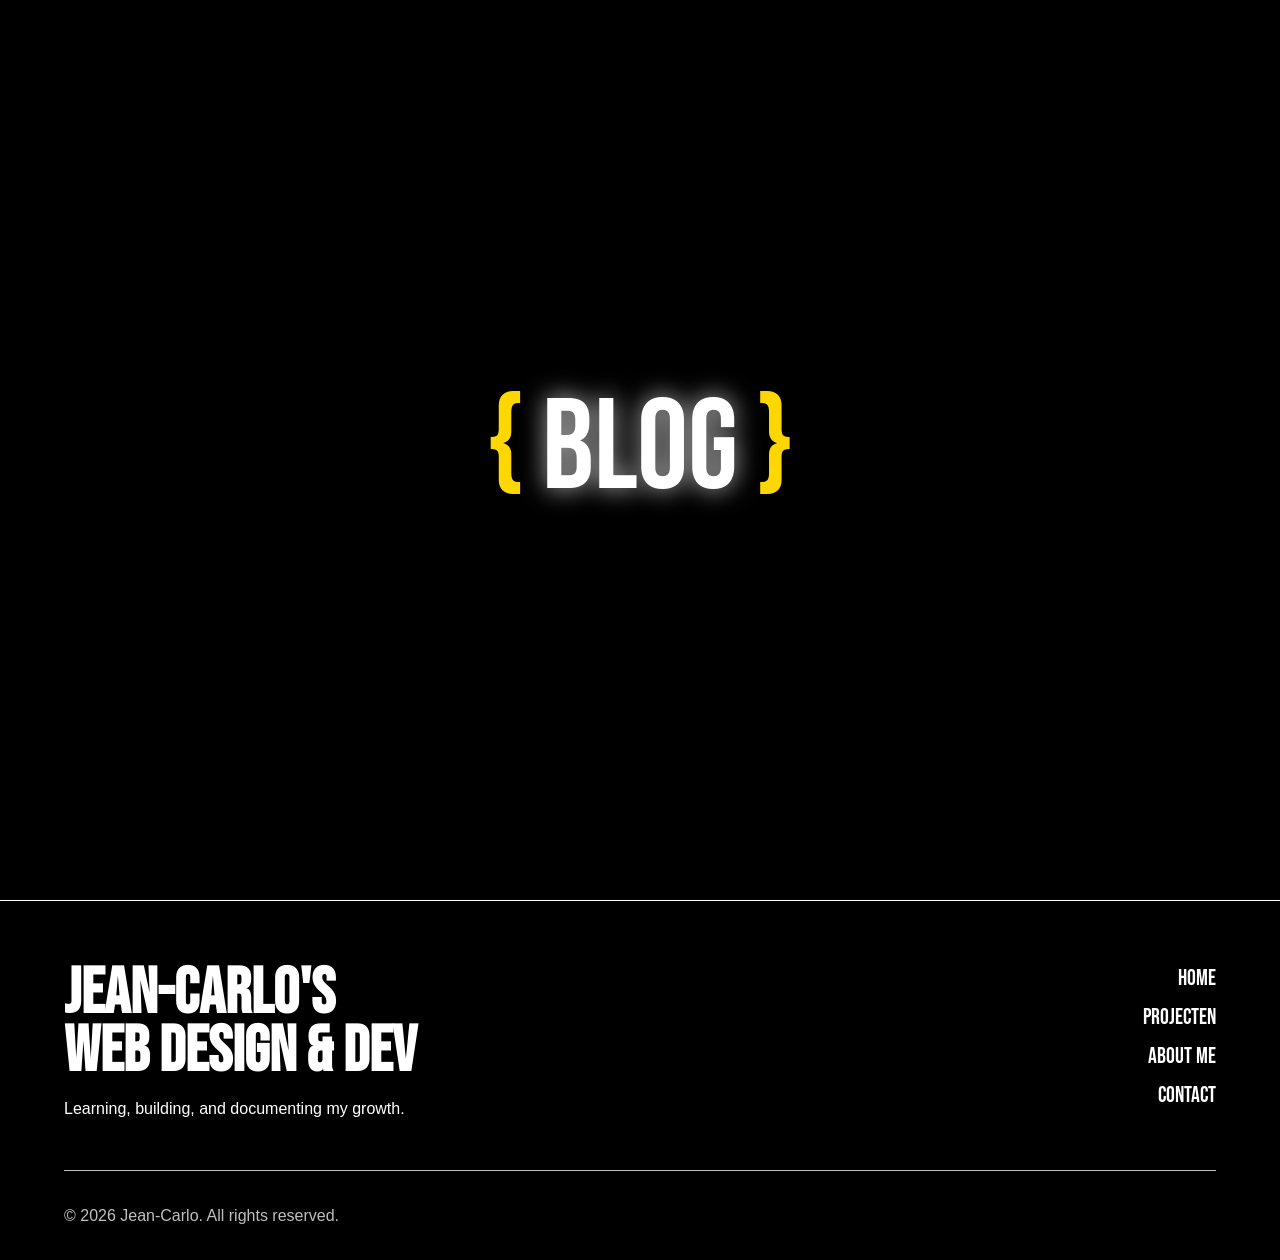
<file: Blog.html>
<!DOCTYPE html>
<html lang="nl">
<head>
    <meta charset="UTF-8">
    <meta name="viewport" content="width=device-width, initial-scale=1.0">
    <title>Blog | Jean-Carlos</title>
    <link rel="icon" href="images/logo.svg?v=20260613-rounded-2" type="image/svg+xml" sizes="any">
    <link rel="stylesheet" href="styles.css">
    <script src="page-loader.js" defer></script>
    <script src="hamburger.js" defer></script>
</head>
<body>
    <div id="page-loader" aria-label="Pagina laden">
        <div class="loader-code" aria-hidden="true">
            <span class="loader-brace">&lbrace;</span>
            <span class="loader-word" data-loader-text="Blog">Blog</span>
            <span class="loader-brace">&rbrace;</span>
        </div>
    </div>

    <header>
        <nav>
            <a class="nav-brand" href="index.html" aria-label="Jean-Carlos home">
                <img src="images/logo.svg" alt="" aria-hidden="true">
                <svg width="63" height="13" viewBox="0 0 63 13" fill="none" xmlns="http://www.w3.org/2000/svg" aria-hidden="true" focusable="false">
                    <path d="M0.756 12V3.636H6.348V5.172H2.472V6.936H6.12V8.472H2.472V10.464H6.348V12H0.756ZM7.65834 12V3.636H10.1663L12.2303 9.528H11.9183L13.9823 3.636H16.4903V12H14.7743V5.652L14.9303 5.676L12.9143 11.256H11.2463L9.21834 5.676L9.37434 5.652V12H7.65834ZM18.006 12V3.636H21.042C21.882 3.636 22.542 3.824 23.022 4.2C23.502 4.576 23.742 5.092 23.742 5.748C23.742 6.132 23.666 6.472 23.514 6.768C23.362 7.056 23.15 7.288 22.878 7.464C23.326 7.648 23.658 7.912 23.874 8.256C24.09 8.6 24.198 9.02 24.198 9.516C24.198 10.292 23.954 10.9 23.466 11.34C22.978 11.78 22.306 12 21.45 12H18.006ZM19.722 10.428H21.306C22.09 10.428 22.482 10.1 22.482 9.444C22.482 9.132 22.382 8.892 22.182 8.724C21.99 8.548 21.714 8.46 21.354 8.46H19.722V10.428ZM19.722 6.924H21.066C21.37 6.924 21.606 6.844 21.774 6.684C21.942 6.524 22.026 6.304 22.026 6.024C22.026 5.768 21.938 5.568 21.762 5.424C21.594 5.28 21.354 5.208 21.042 5.208H19.722V6.924ZM25.3888 12V3.636H28.2448C28.9328 3.636 29.4848 3.736 29.9008 3.936C30.3248 4.136 30.6328 4.42 30.8248 4.788C31.0248 5.156 31.1248 5.588 31.1248 6.084C31.1248 6.876 30.8968 7.484 30.4408 7.908C29.9928 8.332 29.3568 8.568 28.5328 8.616C28.3248 8.616 28.1208 8.616 27.9208 8.616C27.7208 8.616 27.5568 8.616 27.4288 8.616H27.1048V12H25.3888ZM29.8888 12L27.8128 8.424L29.5768 8.22L31.8808 12H29.8888ZM27.1048 7.08H28.0648C28.2968 7.08 28.5128 7.056 28.7128 7.008C28.9208 6.96 29.0848 6.868 29.2048 6.732C29.3328 6.588 29.3968 6.38 29.3968 6.108C29.3968 5.828 29.3328 5.624 29.2048 5.496C29.0848 5.36 28.9208 5.272 28.7128 5.232C28.5128 5.192 28.2968 5.172 28.0648 5.172H27.1048V7.08ZM32.0873 12L35.5073 3.636H36.7793L40.1993 12H38.3273L36.1553 6.18L33.9593 12H32.0873ZM34.4393 10.476L34.9793 8.94H37.3193L37.8713 10.476H34.4393ZM44.3315 12.204C43.5315 12.204 42.8275 12.02 42.2195 11.652C41.6115 11.284 41.1355 10.772 40.7915 10.116C40.4555 9.46 40.2875 8.692 40.2875 7.812C40.2875 6.932 40.4555 6.168 40.7915 5.52C41.1355 4.864 41.6115 4.352 42.2195 3.984C42.8275 3.616 43.5315 3.432 44.3315 3.432C45.2355 3.432 46.0115 3.66 46.6595 4.116C47.3155 4.564 47.7875 5.184 48.0755 5.976L46.4555 6.564C46.2875 6.092 46.0195 5.728 45.6515 5.472C45.2915 5.208 44.8515 5.076 44.3315 5.076C43.8595 5.076 43.4475 5.188 43.0955 5.412C42.7435 5.628 42.4715 5.94 42.2795 6.348C42.0955 6.756 42.0035 7.244 42.0035 7.812C42.0035 8.38 42.0955 8.872 42.2795 9.288C42.4715 9.696 42.7435 10.012 43.0955 10.236C43.4475 10.452 43.8595 10.56 44.3315 10.56C44.8515 10.56 45.2915 10.428 45.6515 10.164C46.0195 9.9 46.2875 9.536 46.4555 9.072L48.0755 9.66C47.7875 10.444 47.3155 11.064 46.6595 11.52C46.0115 11.976 45.2355 12.204 44.3315 12.204ZM49.1427 12V3.636H54.7347V5.172H50.8587V6.936H54.5067V8.472H50.8587V10.464H54.7347V12H49.1427Z" fill="black"/>
                    <path d="M55.989 5V3.293H55.359V2.909H57.051V3.293H56.424V5H55.989ZM57.2701 5V2.909H57.8971L58.4131 4.382H58.3351L58.8511 2.909H59.4781V5H59.0491V3.413L59.0881 3.419L58.5841 4.814H58.1671L57.6601 3.419L57.6991 3.413V5H57.2701Z" fill="black"/>
                </svg>
            </a>
            <ul>
                <li><a href="projects.html">Projects</a></li>
                <li><a href="Blog.html">Blog</a></li>
                <li><a href="aboutme.html">About Me</a></li>
            </ul>
            <button class="hamburger">
                <span></span>
                <span></span>
            </button>
            <a class="contact-button" href="https://www.linkedin.com/in/jean-carlos-de-leon-vitiello-136421220/?skipRedirect=true" target="_blank" rel="noopener noreferrer">Contact Me <span><svg xmlns="http://www.w3.org/2000/svg" width="24" height="24" viewBox="0 0 24 24" fill="none">
                <path fill-rule="evenodd" clip-rule="evenodd" d="M18.286 12C18.286 12.2652 18.1807 12.5196 17.9931 12.7071C17.8056 12.8946 17.5512 13 17.286 13L4.78601 13C4.5208 13 4.26644 12.8946 4.07891 12.7071C3.89137 12.5196 3.78601 12.2652 3.78601 12C3.78601 11.7348 3.89137 11.4804 4.07891 11.2929C4.26644 11.1054 4.5208 11 4.78601 11L17.286 11C17.5512 11 17.8056 11.1054 17.9931 11.2929C18.1807 11.4804 18.286 11.7348 18.286 12Z" fill="black"/>
                <path fill-rule="evenodd" clip-rule="evenodd" d="M19.786 12C19.786 12.2652 19.6806 12.5195 19.493 12.707L14.993 17.207C14.8055 17.3946 14.5511 17.5001 14.2859 17.5002C14.0206 17.5003 13.7662 17.395 13.5785 17.2075C13.3909 17.02 13.2854 16.7656 13.2853 16.5004C13.2852 16.2351 13.3905 15.9806 13.578 15.793L17.372 12L13.579 8.207C13.3915 8.01936 13.2862 7.76492 13.2863 7.49965C13.2864 7.23438 13.3919 6.98001 13.5795 6.79251C13.7672 6.605 14.0216 6.49971 14.2869 6.4998C14.5521 6.4999 14.8065 6.60536 14.994 6.79301L19.494 11.293C19.6812 11.4807 19.7862 11.735 19.786 12Z" fill="black"/>
                </svg></span>
            </a>
        </nav>
    </header>

    <main>
        <section class="blog-empty-state" aria-labelledby="blog-empty-title">
            <p>Blog</p>
            <div>
                <h1 id="blog-empty-title">Nog geen artikelen gepubliceerd.</h1>
                <p>Hier komen binnenkort verhalen over mijn proces, projecten, experimenten en wat ik leer tijdens het ontwerpen en bouwen van digitale ervaringen.</p>
            </div>
        </section>
    </main>

    <footer>
        <div>
            <h2>Jean-Carlo's<br>Web design & Dev</h2>
            <p>Learning, building, and documenting my growth.</p>
        </div>

        <nav aria-label="Footer navigation">
            <a href="index.html">Home</a>
            <a href="projects.html">Projecten</a>
            <a href="aboutme.html">About Me</a>
            <a href="https://www.linkedin.com/in/jean-carlos-de-leon-vitiello-136421220/?skipRedirect=true" target="_blank" rel="noopener noreferrer">Contact</a>
        </nav>

        <p>&copy; 2026 Jean-Carlo. All rights reserved.</p>
    </footer>
</body>
</html>
</file>
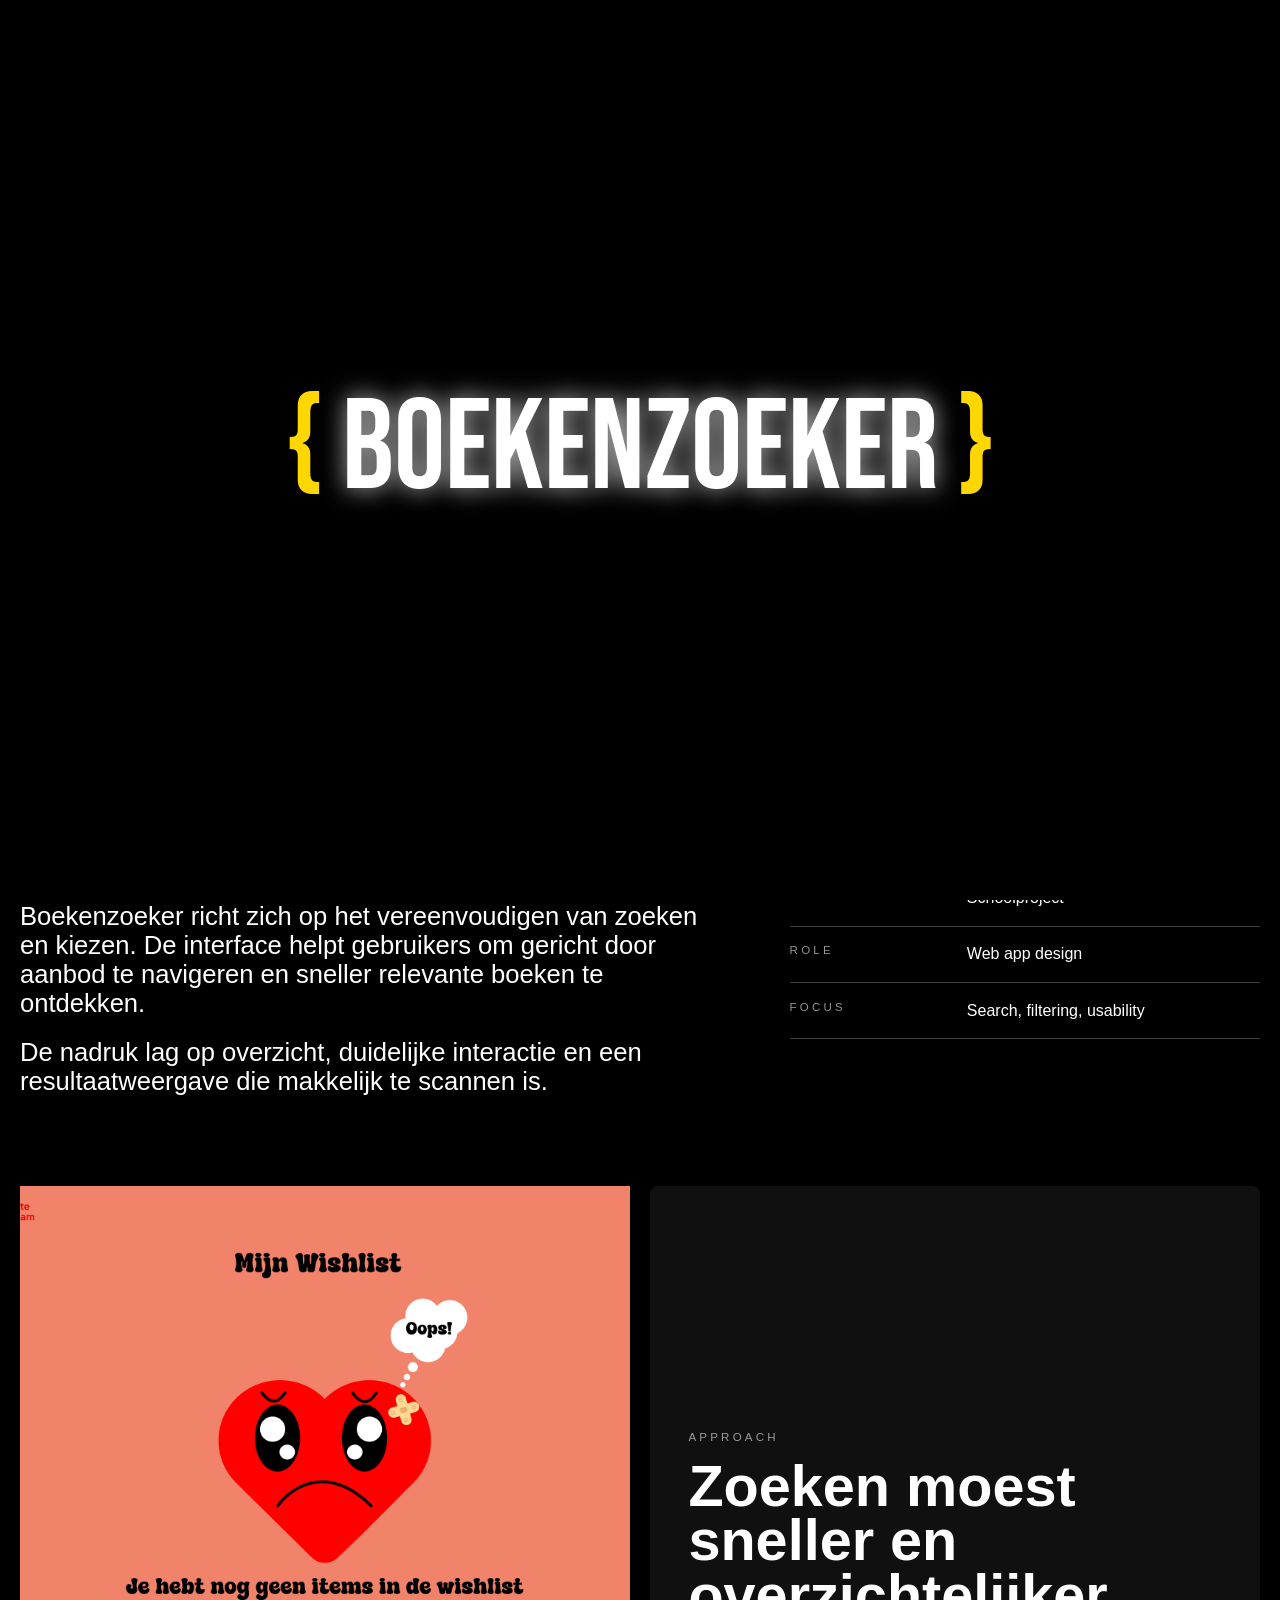
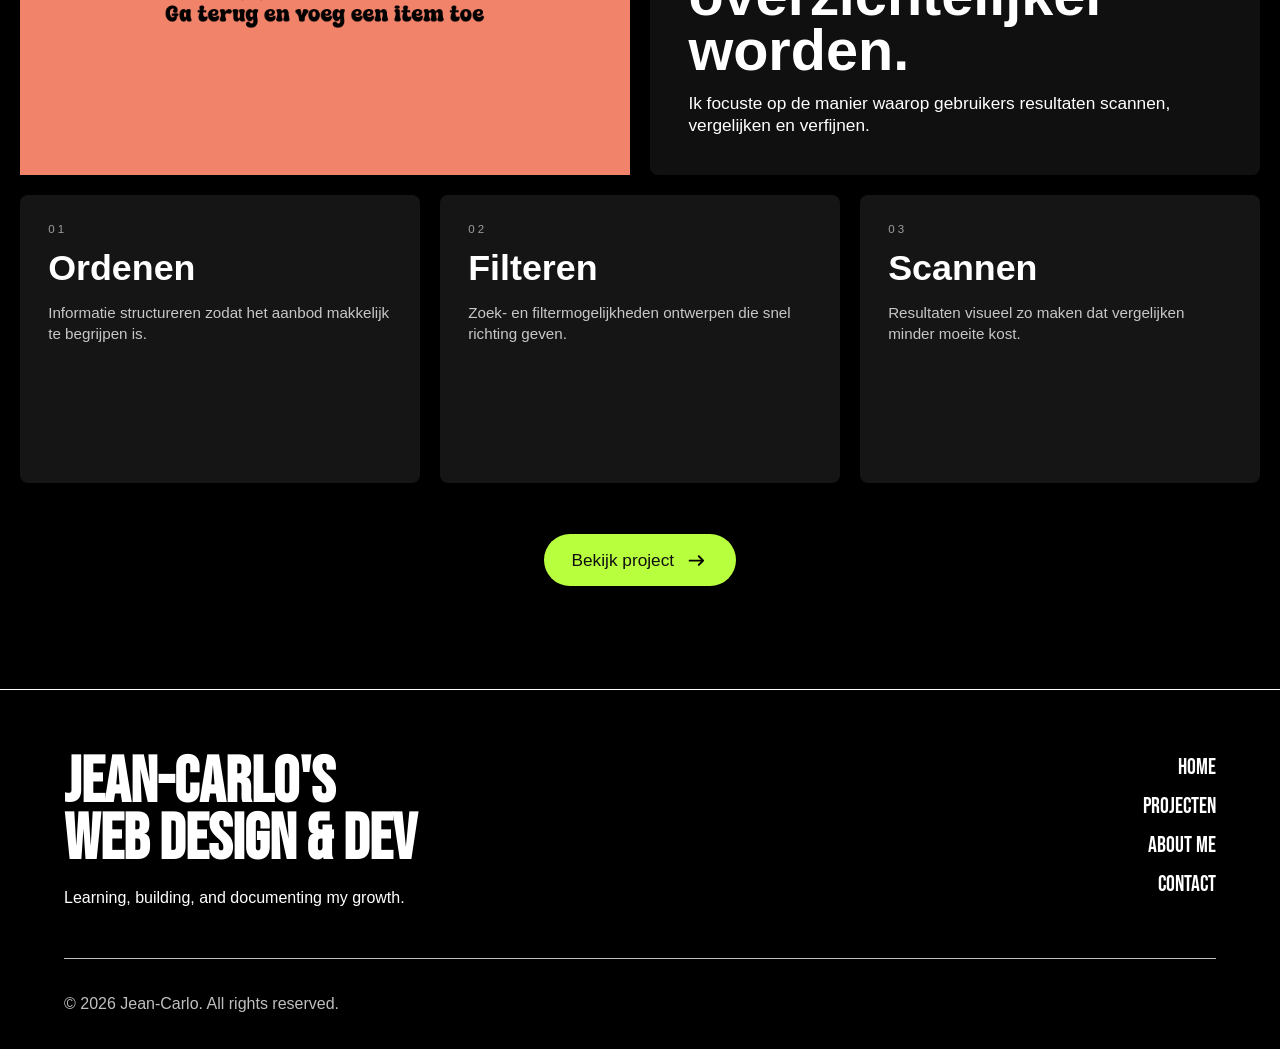
<file: project-pages/boekenzoeker.html>
<!DOCTYPE html>
<html lang="nl">
<head>
    <meta charset="UTF-8">
    <meta name="viewport" content="width=device-width, initial-scale=1.0">
    <title>Boekenzoeker | Jean-Carlos</title>
    <link rel="icon" href="../images/logo.svg?v=20260613-rounded-2" type="image/svg+xml" sizes="any">
    <link rel="stylesheet" href="../styles.css">
    <link rel="stylesheet" href="../projects.css">
    <script src="../page-loader.js" defer></script>
    <script src="../hamburger.js" defer></script>
</head>
<body>
    <div id="page-loader" aria-label="Pagina laden">
        <div class="loader-code" aria-hidden="true">
            <span class="loader-brace">&lbrace;</span>
            <span class="loader-word" data-loader-text="Boekenzoeker">Boekenzoeker</span>
            <span class="loader-brace">&rbrace;</span>
        </div>
    </div>

    <header>
        <nav>
            <a class="nav-brand" href="../index.html" aria-label="Jean-Carlos home">
                <img src="../images/logo.svg" alt="" aria-hidden="true">
                <svg width="63" height="13" viewBox="0 0 63 13" fill="none" xmlns="http://www.w3.org/2000/svg" aria-hidden="true" focusable="false">
                    <path d="M0.756 12V3.636H6.348V5.172H2.472V6.936H6.12V8.472H2.472V10.464H6.348V12H0.756ZM7.65834 12V3.636H10.1663L12.2303 9.528H11.9183L13.9823 3.636H16.4903V12H14.7743V5.652L14.9303 5.676L12.9143 11.256H11.2463L9.21834 5.676L9.37434 5.652V12H7.65834ZM18.006 12V3.636H21.042C21.882 3.636 22.542 3.824 23.022 4.2C23.502 4.576 23.742 5.092 23.742 5.748C23.742 6.132 23.666 6.472 23.514 6.768C23.362 7.056 23.15 7.288 22.878 7.464C23.326 7.648 23.658 7.912 23.874 8.256C24.09 8.6 24.198 9.02 24.198 9.516C24.198 10.292 23.954 10.9 23.466 11.34C22.978 11.78 22.306 12 21.45 12H18.006ZM19.722 10.428H21.306C22.09 10.428 22.482 10.1 22.482 9.444C22.482 9.132 22.382 8.892 22.182 8.724C21.99 8.548 21.714 8.46 21.354 8.46H19.722V10.428ZM19.722 6.924H21.066C21.37 6.924 21.606 6.844 21.774 6.684C21.942 6.524 22.026 6.304 22.026 6.024C22.026 5.768 21.938 5.568 21.762 5.424C21.594 5.28 21.354 5.208 21.042 5.208H19.722V6.924ZM25.3888 12V3.636H28.2448C28.9328 3.636 29.4848 3.736 29.9008 3.936C30.3248 4.136 30.6328 4.42 30.8248 4.788C31.0248 5.156 31.1248 5.588 31.1248 6.084C31.1248 6.876 30.8968 7.484 30.4408 7.908C29.9928 8.332 29.3568 8.568 28.5328 8.616C28.3248 8.616 28.1208 8.616 27.9208 8.616C27.7208 8.616 27.5568 8.616 27.4288 8.616H27.1048V12H25.3888ZM29.8888 12L27.8128 8.424L29.5768 8.22L31.8808 12H29.8888ZM27.1048 7.08H28.0648C28.2968 7.08 28.5128 7.056 28.7128 7.008C28.9208 6.96 29.0848 6.868 29.2048 6.732C29.3328 6.588 29.3968 6.38 29.3968 6.108C29.3968 5.828 29.3328 5.624 29.2048 5.496C29.0848 5.36 28.9208 5.272 28.7128 5.232C28.5128 5.192 28.2968 5.172 28.0648 5.172H27.1048V7.08ZM32.0873 12L35.5073 3.636H36.7793L40.1993 12H38.3273L36.1553 6.18L33.9593 12H32.0873ZM34.4393 10.476L34.9793 8.94H37.3193L37.8713 10.476H34.4393ZM44.3315 12.204C43.5315 12.204 42.8275 12.02 42.2195 11.652C41.6115 11.284 41.1355 10.772 40.7915 10.116C40.4555 9.46 40.2875 8.692 40.2875 7.812C40.2875 6.932 40.4555 6.168 40.7915 5.52C41.1355 4.864 41.6115 4.352 42.2195 3.984C42.8275 3.616 43.5315 3.432 44.3315 3.432C45.2355 3.432 46.0115 3.66 46.6595 4.116C47.3155 4.564 47.7875 5.184 48.0755 5.976L46.4555 6.564C46.2875 6.092 46.0195 5.728 45.6515 5.472C45.2915 5.208 44.8515 5.076 44.3315 5.076C43.8595 5.076 43.4475 5.188 43.0955 5.412C42.7435 5.628 42.4715 5.94 42.2795 6.348C42.0955 6.756 42.0035 7.244 42.0035 7.812C42.0035 8.38 42.0955 8.872 42.2795 9.288C42.4715 9.696 42.7435 10.012 43.0955 10.236C43.4475 10.452 43.8595 10.56 44.3315 10.56C44.8515 10.56 45.2915 10.428 45.6515 10.164C46.0195 9.9 46.2875 9.536 46.4555 9.072L48.0755 9.66C47.7875 10.444 47.3155 11.064 46.6595 11.52C46.0115 11.976 45.2355 12.204 44.3315 12.204ZM49.1427 12V3.636H54.7347V5.172H50.8587V6.936H54.5067V8.472H50.8587V10.464H54.7347V12H49.1427Z" fill="black"/>
                    <path d="M55.989 5V3.293H55.359V2.909H57.051V3.293H56.424V5H55.989ZM57.2701 5V2.909H57.8971L58.4131 4.382H58.3351L58.8511 2.909H59.4781V5H59.0491V3.413L59.0881 3.419L58.5841 4.814H58.1671L57.6601 3.419L57.6991 3.413V5H57.2701Z" fill="black"/>
                </svg>
            </a>
            <ul>
                <li><a href="../projects.html">Projects</a></li>
                <li><a href="../Blog.html">Blog</a></li>
                <li><a href="../aboutme.html">About Me</a></li>
            </ul>
            <button class="hamburger">
                <span></span>
                <span></span>
            </button>
            <a class="contact-button" href="https://www.linkedin.com/in/jean-carlos-de-leon-vitiello-136421220/?skipRedirect=true" target="_blank" rel="noopener noreferrer">Contact Me <span><svg xmlns="http://www.w3.org/2000/svg" width="24" height="24" viewBox="0 0 24 24" fill="none">
                <path fill-rule="evenodd" clip-rule="evenodd" d="M18.286 12C18.286 12.2652 18.1807 12.5196 17.9931 12.7071C17.8056 12.8946 17.5512 13 17.286 13L4.78601 13C4.5208 13 4.26644 12.8946 4.07891 12.7071C3.89137 12.5196 3.78601 12.2652 3.78601 12C3.78601 11.7348 3.89137 11.4804 4.07891 11.2929C4.26644 11.1054 4.5208 11 4.78601 11L17.286 11C17.5512 11 17.8056 11.1054 17.9931 11.2929C18.1807 11.4804 18.286 11.7348 18.286 12Z" fill="black"/>
                <path fill-rule="evenodd" clip-rule="evenodd" d="M19.786 12C19.786 12.2652 19.6806 12.5195 19.493 12.707L14.993 17.207C14.8055 17.3946 14.5511 17.5001 14.2859 17.5002C14.0206 17.5003 13.7662 17.395 13.5785 17.2075C13.3909 17.02 13.2854 16.7656 13.2853 16.5004C13.2852 16.2351 13.3905 15.9806 13.578 15.793L17.372 12L13.579 8.207C13.3915 8.01936 13.2862 7.76492 13.2863 7.49965C13.2864 7.23438 13.3919 6.98001 13.5795 6.79251C13.7672 6.605 14.0216 6.49971 14.2869 6.4998C14.5521 6.4999 14.8065 6.60536 14.994 6.79301L19.494 11.293C19.6812 11.4807 19.7862 11.735 19.786 12Z" fill="black"/>
                </svg></span>
            </a>
        </nav>
    </header>

    <main class="klm-case">
        <section class="klm-case-hero" aria-labelledby="boekenzoeker-title">
            <div class="klm-case-hero-copy">
                <p class="klm-case-kicker">Web app</p>
                <h1 id="boekenzoeker-title" class="klm-case-title-long">Boekenzoeker.</h1>
                <p>Een zoekervaring waarmee gebruikers sneller passende boeken kunnen vinden door filters, structuur en duidelijke resultaten.</p>
            </div>

            <figure class="klm-case-logo-card project-case-image-card project-case-image-cover project-case-image-left">
                <img src="../images/boekenzoeker.png" alt="Boekenzoeker project visual">
            </figure>
        </section>

        <section class="klm-case-overview" aria-label="Project overview">
            <div class="klm-case-summary">
                <p class="klm-case-label">Summary</p>
                <p>Boekenzoeker richt zich op het vereenvoudigen van zoeken en kiezen. De interface helpt gebruikers om gericht door aanbod te navigeren en sneller relevante boeken te ontdekken.</p>
                <p>De nadruk lag op overzicht, duidelijke interactie en een resultaatweergave die makkelijk te scannen is.</p>
            </div>

            <dl class="klm-case-facts">
                <div>
                    <dt>Client</dt>
                    <dd>Schoolproject</dd>
                </div>
                <div>
                    <dt>Role</dt>
                    <dd>Web app design</dd>
                </div>
                <div>
                    <dt>Focus</dt>
                    <dd>Search, filtering, usability</dd>
                </div>
            </dl>
        </section>

        <section class="klm-case-showcase" aria-label="Project visuals">
            <figure class="klm-case-image">
                <img src="../images/errorstate.png" alt="Boekenzoeker interface">
            </figure>
            <div class="klm-case-highlight">
                <p class="klm-case-label">Approach</p>
                <h2>Zoeken moest sneller en overzichtelijker worden.</h2>
                <p>Ik focuste op de manier waarop gebruikers resultaten scannen, vergelijken en verfijnen.</p>
            </div>
        </section>

        <section class="klm-case-process" aria-label="Project process">
            <article>
                <span>01</span>
                <h2>Ordenen</h2>
                <p>Informatie structureren zodat het aanbod makkelijk te begrijpen is.</p>
            </article>
            <article>
                <span>02</span>
                <h2>Filteren</h2>
                <p>Zoek- en filtermogelijkheden ontwerpen die snel richting geven.</p>
            </article>
            <article>
                <span>03</span>
                <h2>Scannen</h2>
                <p>Resultaten visueel zo maken dat vergelijken minder moeite kost.</p>
            </article>
        </section>

        <section class="project-link-section" aria-label="Project link">
            <a class="project-link-button" href="https://www.figma.com/design/6KQI5WDvRaC0HDZ7yLxdUM/VID-content?node-id=0-1&t=WoKCeozRmQuihLJI-1" target="_blank" rel="noopener noreferrer">Bekijk project <span><svg xmlns="http://www.w3.org/2000/svg" width="24" height="24" viewBox="0 0 24 24" fill="none">
                <path fill-rule="evenodd" clip-rule="evenodd" d="M18.286 12C18.286 12.2652 18.1807 12.5196 17.9931 12.7071C17.8056 12.8946 17.5512 13 17.286 13L4.78601 13C4.5208 13 4.26644 12.8946 4.07891 12.7071C3.89137 12.5196 3.78601 12.2652 3.78601 12C3.78601 11.7348 3.89137 11.4804 4.07891 11.2929C4.26644 11.1054 4.5208 11 4.78601 11L17.286 11C17.5512 11 17.8056 11.1054 17.9931 11.2929C18.1807 11.4804 18.286 11.7348 18.286 12Z" fill="black"/>
                <path fill-rule="evenodd" clip-rule="evenodd" d="M19.786 12C19.786 12.2652 19.6806 12.5195 19.493 12.707L14.993 17.207C14.8055 17.3946 14.5511 17.5001 14.2859 17.5002C14.0206 17.5003 13.7662 17.395 13.5785 17.2075C13.3909 17.02 13.2854 16.7656 13.2853 16.5004C13.2852 16.2351 13.3905 15.9806 13.578 15.793L17.372 12L13.579 8.207C13.3915 8.01936 13.2862 7.76492 13.2863 7.49965C13.2864 7.23438 13.3919 6.98001 13.5795 6.79251C13.7672 6.605 14.0216 6.49971 14.2869 6.4998C14.5521 6.4999 14.8065 6.60536 14.994 6.79301L19.494 11.293C19.6812 11.4807 19.7862 11.735 19.786 12Z" fill="black"/>
                </svg></span></a>
        </section>
    </main>

    <footer>
        <div>
            <h2>Jean-Carlo's<br>Web design & Dev</h2>
            <p>Learning, building, and documenting my growth.</p>
        </div>

        <nav aria-label="Footer navigation">
            <a href="../index.html">Home</a>
            <a href="../projects.html">Projecten</a>
            <a href="../aboutme.html">About Me</a>
            <a href="https://www.linkedin.com/in/jean-carlos-de-leon-vitiello-136421220/?skipRedirect=true" target="_blank" rel="noopener noreferrer">Contact</a>
        </nav>

        <p>&copy; 2026 Jean-Carlo. All rights reserved.</p>
    </footer>
</body>
</html>
</file>
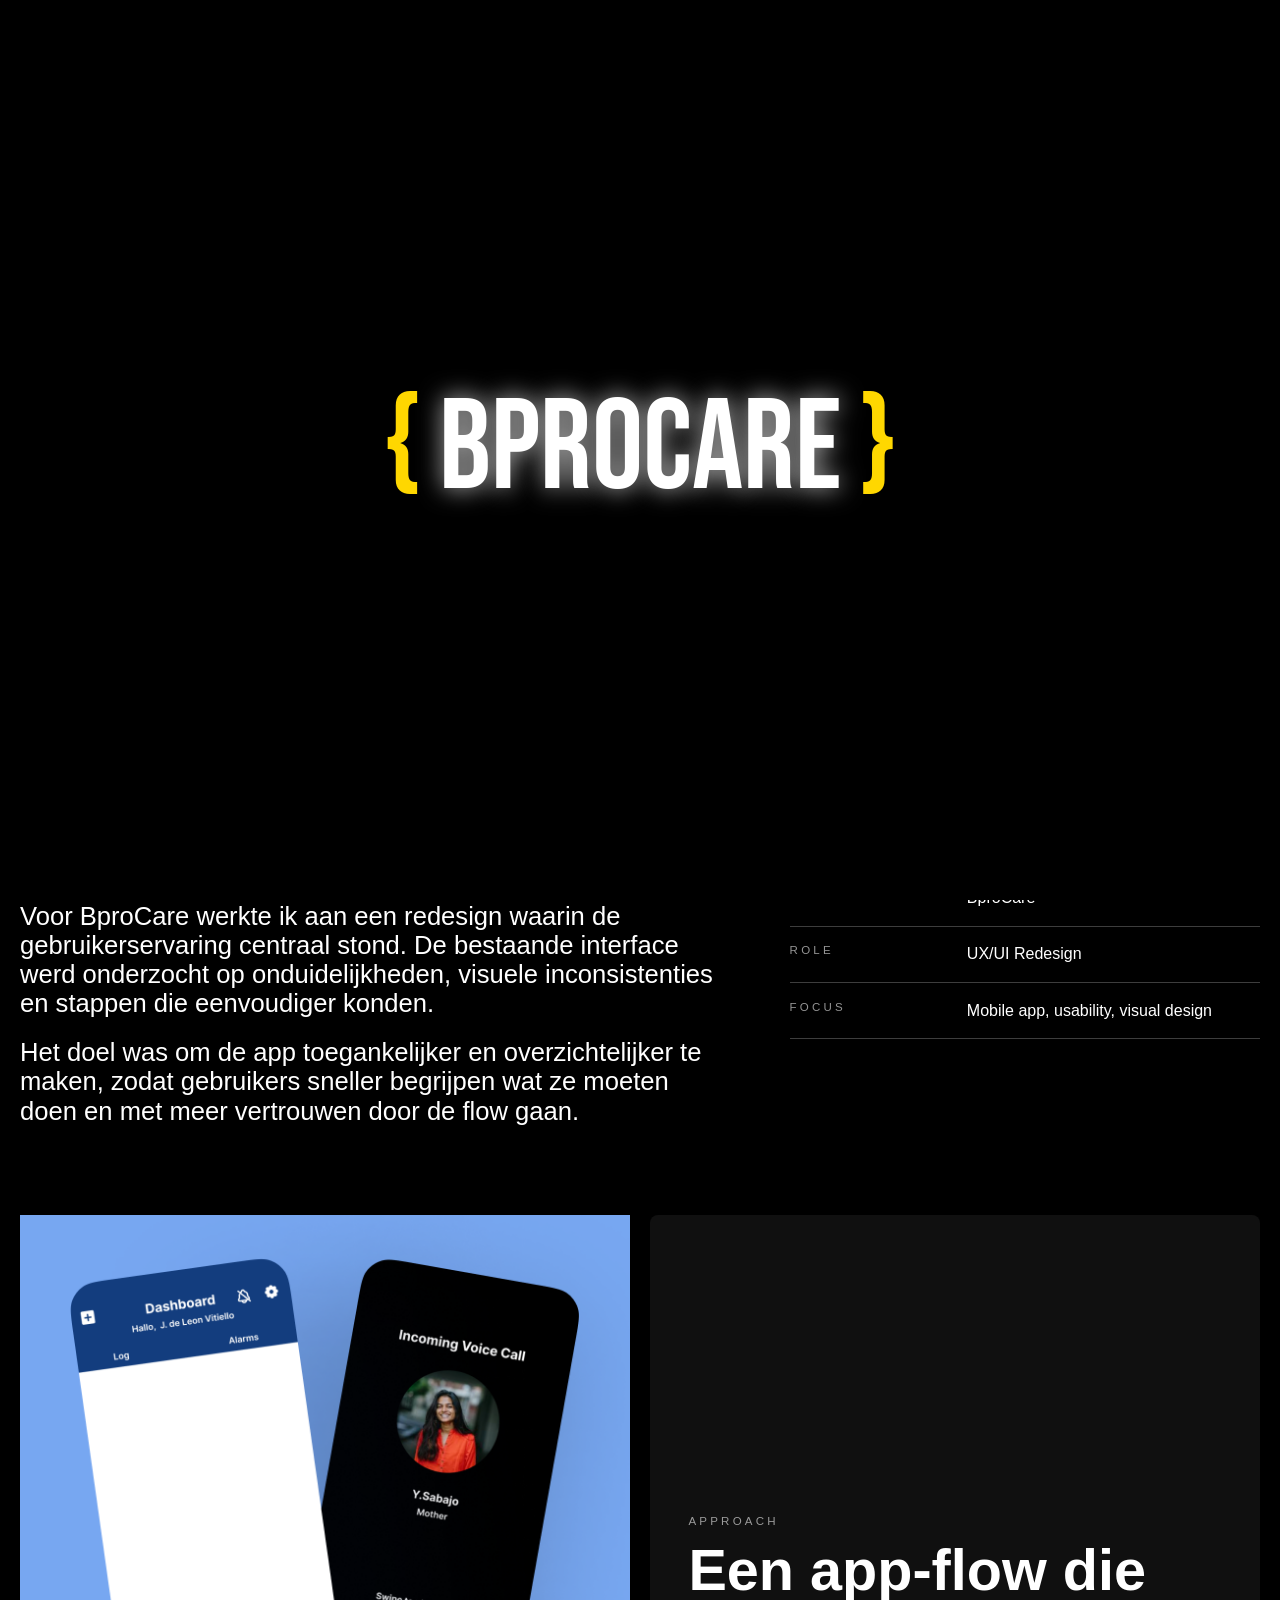
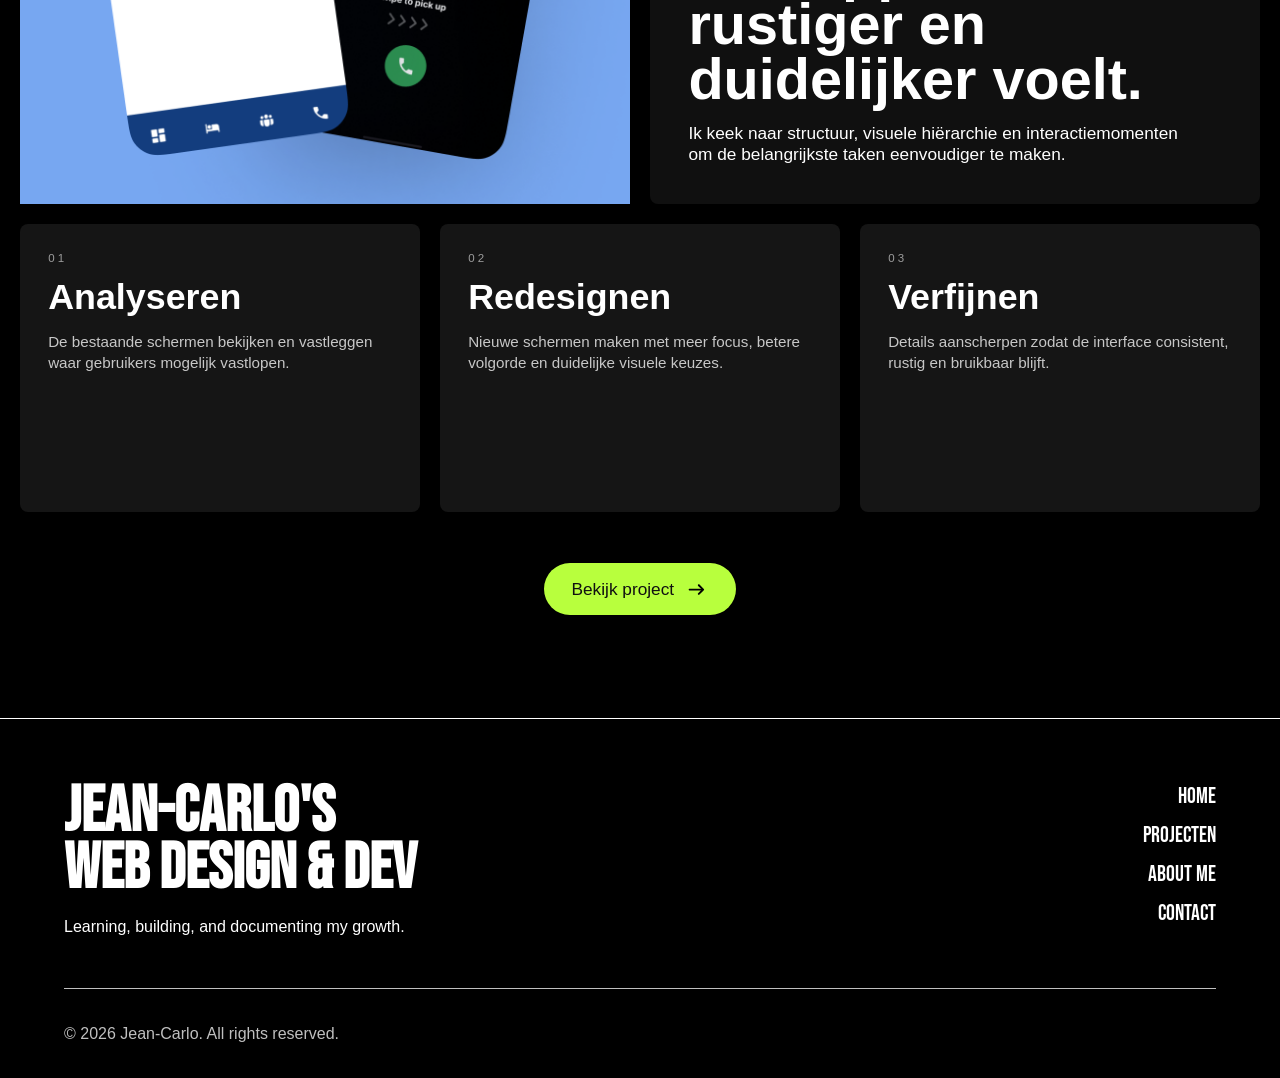
<file: project-pages/bprocare.html>
<!DOCTYPE html>
<html lang="nl">
<head>
    <meta charset="UTF-8">
    <meta name="viewport" content="width=device-width, initial-scale=1.0">
    <title>BproCare | Jean-Carlos</title>
    <link rel="icon" href="../images/logo.svg?v=20260613-rounded-2" type="image/svg+xml" sizes="any">
    <link rel="stylesheet" href="../styles.css">
    <link rel="stylesheet" href="../projects.css">
    <script src="../page-loader.js" defer></script>
    <script src="../hamburger.js" defer></script>
</head>
<body>
    <div id="page-loader" aria-label="Pagina laden">
        <div class="loader-code" aria-hidden="true">
            <span class="loader-brace">&lbrace;</span>
            <span class="loader-word" data-loader-text="BproCare">BproCare</span>
            <span class="loader-brace">&rbrace;</span>
        </div>
    </div>

    <header>
        <nav>
            <a class="nav-brand" href="../index.html" aria-label="Jean-Carlos home">
                <img src="../images/logo.svg" alt="" aria-hidden="true">
                <svg width="63" height="13" viewBox="0 0 63 13" fill="none" xmlns="http://www.w3.org/2000/svg" aria-hidden="true" focusable="false">
                    <path d="M0.756 12V3.636H6.348V5.172H2.472V6.936H6.12V8.472H2.472V10.464H6.348V12H0.756ZM7.65834 12V3.636H10.1663L12.2303 9.528H11.9183L13.9823 3.636H16.4903V12H14.7743V5.652L14.9303 5.676L12.9143 11.256H11.2463L9.21834 5.676L9.37434 5.652V12H7.65834ZM18.006 12V3.636H21.042C21.882 3.636 22.542 3.824 23.022 4.2C23.502 4.576 23.742 5.092 23.742 5.748C23.742 6.132 23.666 6.472 23.514 6.768C23.362 7.056 23.15 7.288 22.878 7.464C23.326 7.648 23.658 7.912 23.874 8.256C24.09 8.6 24.198 9.02 24.198 9.516C24.198 10.292 23.954 10.9 23.466 11.34C22.978 11.78 22.306 12 21.45 12H18.006ZM19.722 10.428H21.306C22.09 10.428 22.482 10.1 22.482 9.444C22.482 9.132 22.382 8.892 22.182 8.724C21.99 8.548 21.714 8.46 21.354 8.46H19.722V10.428ZM19.722 6.924H21.066C21.37 6.924 21.606 6.844 21.774 6.684C21.942 6.524 22.026 6.304 22.026 6.024C22.026 5.768 21.938 5.568 21.762 5.424C21.594 5.28 21.354 5.208 21.042 5.208H19.722V6.924ZM25.3888 12V3.636H28.2448C28.9328 3.636 29.4848 3.736 29.9008 3.936C30.3248 4.136 30.6328 4.42 30.8248 4.788C31.0248 5.156 31.1248 5.588 31.1248 6.084C31.1248 6.876 30.8968 7.484 30.4408 7.908C29.9928 8.332 29.3568 8.568 28.5328 8.616C28.3248 8.616 28.1208 8.616 27.9208 8.616C27.7208 8.616 27.5568 8.616 27.4288 8.616H27.1048V12H25.3888ZM29.8888 12L27.8128 8.424L29.5768 8.22L31.8808 12H29.8888ZM27.1048 7.08H28.0648C28.2968 7.08 28.5128 7.056 28.7128 7.008C28.9208 6.96 29.0848 6.868 29.2048 6.732C29.3328 6.588 29.3968 6.38 29.3968 6.108C29.3968 5.828 29.3328 5.624 29.2048 5.496C29.0848 5.36 28.9208 5.272 28.7128 5.232C28.5128 5.192 28.2968 5.172 28.0648 5.172H27.1048V7.08ZM32.0873 12L35.5073 3.636H36.7793L40.1993 12H38.3273L36.1553 6.18L33.9593 12H32.0873ZM34.4393 10.476L34.9793 8.94H37.3193L37.8713 10.476H34.4393ZM44.3315 12.204C43.5315 12.204 42.8275 12.02 42.2195 11.652C41.6115 11.284 41.1355 10.772 40.7915 10.116C40.4555 9.46 40.2875 8.692 40.2875 7.812C40.2875 6.932 40.4555 6.168 40.7915 5.52C41.1355 4.864 41.6115 4.352 42.2195 3.984C42.8275 3.616 43.5315 3.432 44.3315 3.432C45.2355 3.432 46.0115 3.66 46.6595 4.116C47.3155 4.564 47.7875 5.184 48.0755 5.976L46.4555 6.564C46.2875 6.092 46.0195 5.728 45.6515 5.472C45.2915 5.208 44.8515 5.076 44.3315 5.076C43.8595 5.076 43.4475 5.188 43.0955 5.412C42.7435 5.628 42.4715 5.94 42.2795 6.348C42.0955 6.756 42.0035 7.244 42.0035 7.812C42.0035 8.38 42.0955 8.872 42.2795 9.288C42.4715 9.696 42.7435 10.012 43.0955 10.236C43.4475 10.452 43.8595 10.56 44.3315 10.56C44.8515 10.56 45.2915 10.428 45.6515 10.164C46.0195 9.9 46.2875 9.536 46.4555 9.072L48.0755 9.66C47.7875 10.444 47.3155 11.064 46.6595 11.52C46.0115 11.976 45.2355 12.204 44.3315 12.204ZM49.1427 12V3.636H54.7347V5.172H50.8587V6.936H54.5067V8.472H50.8587V10.464H54.7347V12H49.1427Z" fill="black"/>
                    <path d="M55.989 5V3.293H55.359V2.909H57.051V3.293H56.424V5H55.989ZM57.2701 5V2.909H57.8971L58.4131 4.382H58.3351L58.8511 2.909H59.4781V5H59.0491V3.413L59.0881 3.419L58.5841 4.814H58.1671L57.6601 3.419L57.6991 3.413V5H57.2701Z" fill="black"/>
                </svg>
            </a>
            <ul>
                <li><a href="../projects.html">Projects</a></li>
                <li><a href="../Blog.html">Blog</a></li>
                <li><a href="../aboutme.html">About Me</a></li>
            </ul>
            <button class="hamburger">
                <span></span>
                <span></span>
            </button>
            <a class="contact-button" href="https://www.linkedin.com/in/jean-carlos-de-leon-vitiello-136421220/?skipRedirect=true" target="_blank" rel="noopener noreferrer">Contact Me <span><svg xmlns="http://www.w3.org/2000/svg" width="24" height="24" viewBox="0 0 24 24" fill="none">
                <path fill-rule="evenodd" clip-rule="evenodd" d="M18.286 12C18.286 12.2652 18.1807 12.5196 17.9931 12.7071C17.8056 12.8946 17.5512 13 17.286 13L4.78601 13C4.5208 13 4.26644 12.8946 4.07891 12.7071C3.89137 12.5196 3.78601 12.2652 3.78601 12C3.78601 11.7348 3.89137 11.4804 4.07891 11.2929C4.26644 11.1054 4.5208 11 4.78601 11L17.286 11C17.5512 11 17.8056 11.1054 17.9931 11.2929C18.1807 11.4804 18.286 11.7348 18.286 12Z" fill="black"/>
                <path fill-rule="evenodd" clip-rule="evenodd" d="M19.786 12C19.786 12.2652 19.6806 12.5195 19.493 12.707L14.993 17.207C14.8055 17.3946 14.5511 17.5001 14.2859 17.5002C14.0206 17.5003 13.7662 17.395 13.5785 17.2075C13.3909 17.02 13.2854 16.7656 13.2853 16.5004C13.2852 16.2351 13.3905 15.9806 13.578 15.793L17.372 12L13.579 8.207C13.3915 8.01936 13.2862 7.76492 13.2863 7.49965C13.2864 7.23438 13.3919 6.98001 13.5795 6.79251C13.7672 6.605 14.0216 6.49971 14.2869 6.4998C14.5521 6.4999 14.8065 6.60536 14.994 6.79301L19.494 11.293C19.6812 11.4807 19.7862 11.735 19.786 12Z" fill="black"/>
                </svg></span>
            </a>
        </nav>
    </header>

    <main class="klm-case">
        <section class="klm-case-hero" aria-labelledby="bprocare-title">
            <div class="klm-case-hero-copy">
                <p class="klm-case-kicker">UX/UI Redesign <span>(Minor)</span></p>
                <h1 id="bprocare-title" class="klm-case-title-long">BproCare.</h1>
                <p>Herontwerp van de BproCare-app, gericht op een duidelijkere flow, eenvoudiger gebruik en een professionelere mobiele ervaring.</p>
            </div>

            <figure class="klm-case-logo-card project-case-image-card">
                <img src="../images/Bprocare.png" alt="BproCare project visual">
            </figure>
        </section>

        <section class="klm-case-overview" aria-label="Project overview">
            <div class="klm-case-summary">
                <p class="klm-case-label">Summary</p>
                <p>Voor BproCare werkte ik aan een redesign waarin de gebruikerservaring centraal stond. De bestaande interface werd onderzocht op onduidelijkheden, visuele inconsistenties en stappen die eenvoudiger konden.</p>
                <p>Het doel was om de app toegankelijker en overzichtelijker te maken, zodat gebruikers sneller begrijpen wat ze moeten doen en met meer vertrouwen door de flow gaan.</p>
            </div>

            <dl class="klm-case-facts">
                <div>
                    <dt>Client</dt>
                    <dd>BproCare</dd>
                </div>
                <div>
                    <dt>Role</dt>
                    <dd>UX/UI Redesign</dd>
                </div>
                <div>
                    <dt>Focus</dt>
                    <dd>Mobile app, usability, visual design</dd>
                </div>
            </dl>
        </section>

        <section class="klm-case-showcase" aria-label="Project visuals">
            <figure class="klm-case-image">
                <img src="../images/bpromockup.png" alt="BproCare app visual">
            </figure>
            <div class="klm-case-highlight">
                <p class="klm-case-label">Approach</p>
                <h2>Een app-flow die rustiger en duidelijker voelt.</h2>
                <p>Ik keek naar structuur, visuele hiërarchie en interactiemomenten om de belangrijkste taken eenvoudiger te maken.</p>
            </div>
        </section>

        <section class="klm-case-process" aria-label="Project process">
            <article>
                <span>01</span>
                <h2>Analyseren</h2>
                <p>De bestaande schermen bekijken en vastleggen waar gebruikers mogelijk vastlopen.</p>
            </article>
            <article>
                <span>02</span>
                <h2>Redesignen</h2>
                <p>Nieuwe schermen maken met meer focus, betere volgorde en duidelijke visuele keuzes.</p>
            </article>
            <article>
                <span>03</span>
                <h2>Verfijnen</h2>
                <p>Details aanscherpen zodat de interface consistent, rustig en bruikbaar blijft.</p>
            </article>
        </section>

        <section class="project-link-section" aria-label="Project link">
            <a class="project-link-button" href="https://www.figma.com/design/HnW0vckQH27h3kDAVQeR3W/Bprocare?node-id=164-400&t=c4KYx40VLVDlJaqX-1" target="_blank" rel="noopener noreferrer">Bekijk project <span><svg xmlns="http://www.w3.org/2000/svg" width="24" height="24" viewBox="0 0 24 24" fill="none">
                <path fill-rule="evenodd" clip-rule="evenodd" d="M18.286 12C18.286 12.2652 18.1807 12.5196 17.9931 12.7071C17.8056 12.8946 17.5512 13 17.286 13L4.78601 13C4.5208 13 4.26644 12.8946 4.07891 12.7071C3.89137 12.5196 3.78601 12.2652 3.78601 12C3.78601 11.7348 3.89137 11.4804 4.07891 11.2929C4.26644 11.1054 4.5208 11 4.78601 11L17.286 11C17.5512 11 17.8056 11.1054 17.9931 11.2929C18.1807 11.4804 18.286 11.7348 18.286 12Z" fill="black"/>
                <path fill-rule="evenodd" clip-rule="evenodd" d="M19.786 12C19.786 12.2652 19.6806 12.5195 19.493 12.707L14.993 17.207C14.8055 17.3946 14.5511 17.5001 14.2859 17.5002C14.0206 17.5003 13.7662 17.395 13.5785 17.2075C13.3909 17.02 13.2854 16.7656 13.2853 16.5004C13.2852 16.2351 13.3905 15.9806 13.578 15.793L17.372 12L13.579 8.207C13.3915 8.01936 13.2862 7.76492 13.2863 7.49965C13.2864 7.23438 13.3919 6.98001 13.5795 6.79251C13.7672 6.605 14.0216 6.49971 14.2869 6.4998C14.5521 6.4999 14.8065 6.60536 14.994 6.79301L19.494 11.293C19.6812 11.4807 19.7862 11.735 19.786 12Z" fill="black"/>
                </svg></span></a>
        </section>
    </main>

    <footer>
        <div>
            <h2>Jean-Carlo's<br>Web design & Dev</h2>
            <p>Learning, building, and documenting my growth.</p>
        </div>

        <nav aria-label="Footer navigation">
            <a href="../index.html">Home</a>
            <a href="../projects.html">Projecten</a>
            <a href="../aboutme.html">About Me</a>
            <a href="https://www.linkedin.com/in/jean-carlos-de-leon-vitiello-136421220/?skipRedirect=true" target="_blank" rel="noopener noreferrer">Contact</a>
        </nav>

        <p>&copy; 2026 Jean-Carlo. All rights reserved.</p>
    </footer>
</body>
</html>
</file>
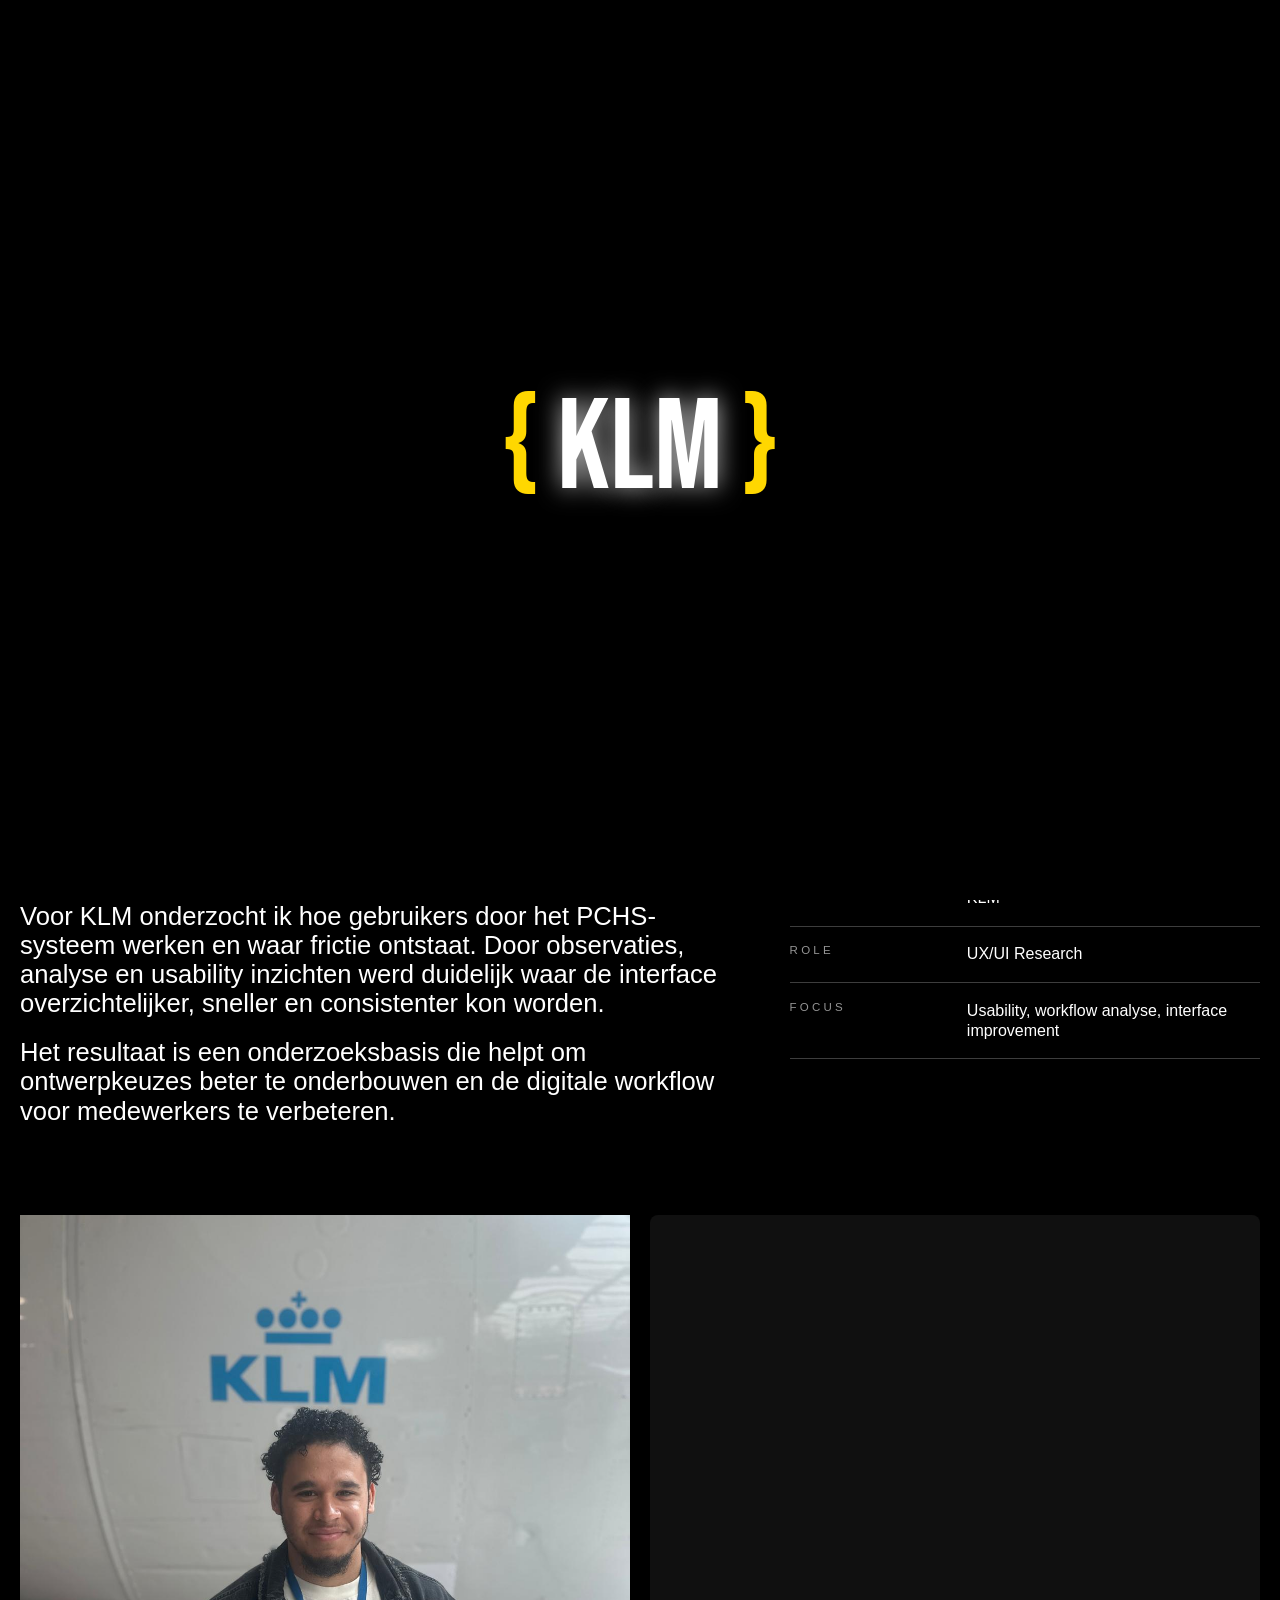
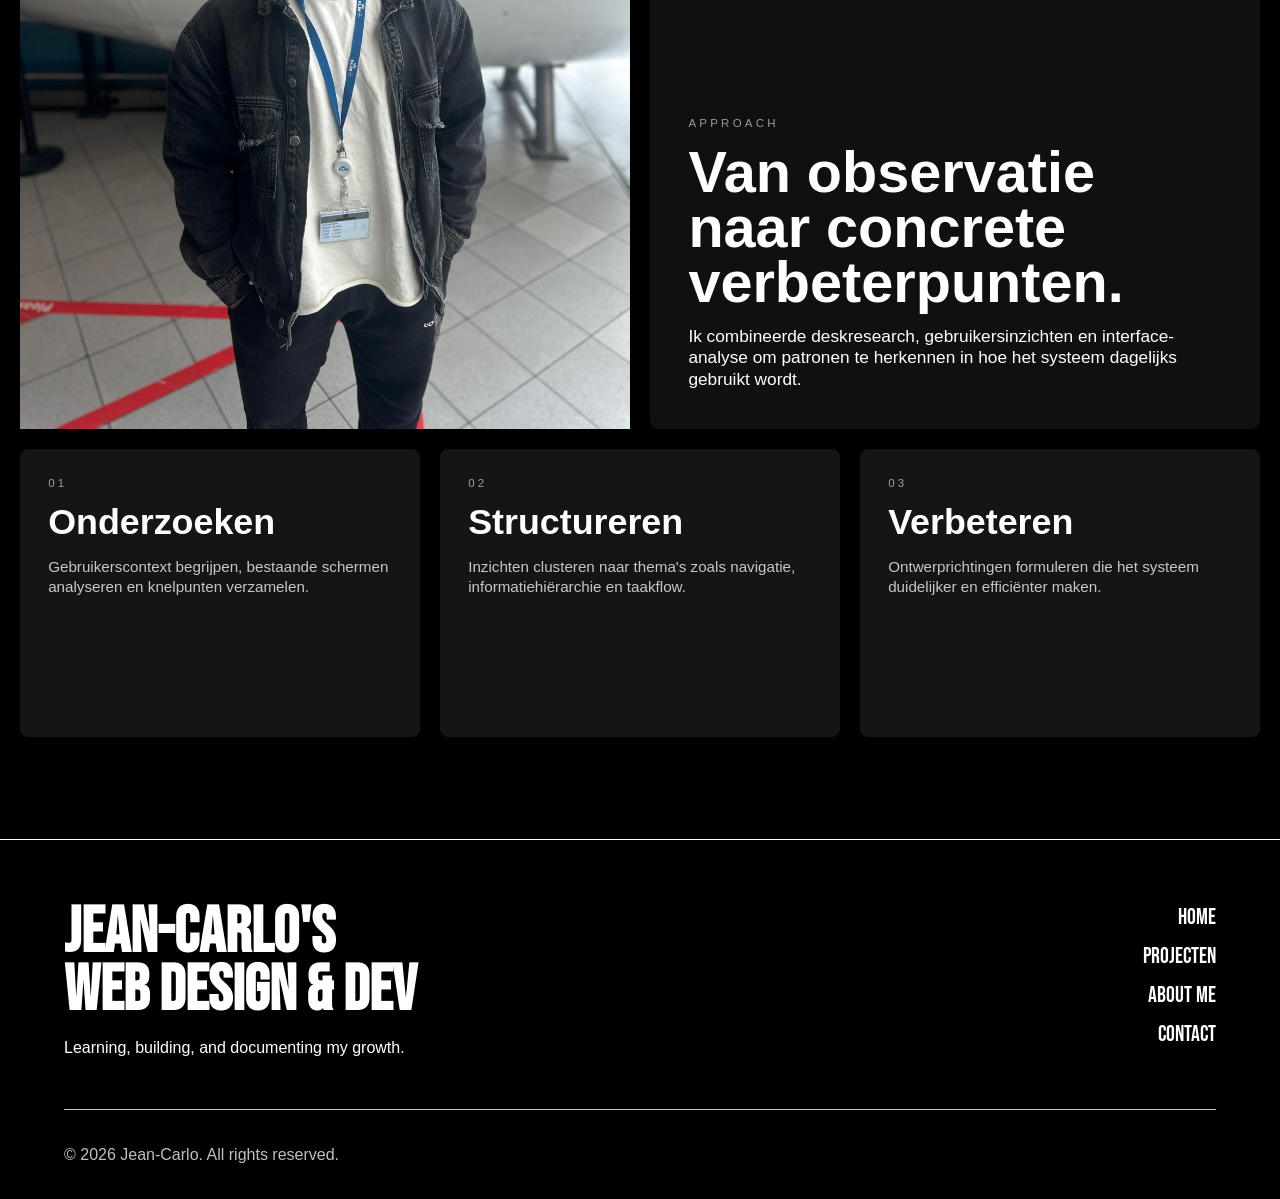
<file: project-pages/klm.html>
<!DOCTYPE html>
<html lang="nl">
<head>
    <meta charset="UTF-8">
    <meta name="viewport" content="width=device-width, initial-scale=1.0">
    <title>KLM | Jean-Carlos</title>
    <link rel="icon" href="../images/logo.svg?v=20260613-rounded-2" type="image/svg+xml" sizes="any">
    <link rel="stylesheet" href="../styles.css">
    <link rel="stylesheet" href="../projects.css">
    <script src="../page-loader.js" defer></script>
    <script src="../hamburger.js" defer></script>
</head>
<body>
    <div id="page-loader" aria-label="Pagina laden">
        <div class="loader-code" aria-hidden="true">
            <span class="loader-brace">&lbrace;</span>
            <span class="loader-word" data-loader-text="KLM">KLM</span>
            <span class="loader-brace">&rbrace;</span>
        </div>
    </div>

    <header>
        <nav>
            <a class="nav-brand" href="../index.html" aria-label="Jean-Carlos home">
                <img src="../images/logo.svg" alt="" aria-hidden="true">
                <svg width="63" height="13" viewBox="0 0 63 13" fill="none" xmlns="http://www.w3.org/2000/svg" aria-hidden="true" focusable="false">
                    <path d="M0.756 12V3.636H6.348V5.172H2.472V6.936H6.12V8.472H2.472V10.464H6.348V12H0.756ZM7.65834 12V3.636H10.1663L12.2303 9.528H11.9183L13.9823 3.636H16.4903V12H14.7743V5.652L14.9303 5.676L12.9143 11.256H11.2463L9.21834 5.676L9.37434 5.652V12H7.65834ZM18.006 12V3.636H21.042C21.882 3.636 22.542 3.824 23.022 4.2C23.502 4.576 23.742 5.092 23.742 5.748C23.742 6.132 23.666 6.472 23.514 6.768C23.362 7.056 23.15 7.288 22.878 7.464C23.326 7.648 23.658 7.912 23.874 8.256C24.09 8.6 24.198 9.02 24.198 9.516C24.198 10.292 23.954 10.9 23.466 11.34C22.978 11.78 22.306 12 21.45 12H18.006ZM19.722 10.428H21.306C22.09 10.428 22.482 10.1 22.482 9.444C22.482 9.132 22.382 8.892 22.182 8.724C21.99 8.548 21.714 8.46 21.354 8.46H19.722V10.428ZM19.722 6.924H21.066C21.37 6.924 21.606 6.844 21.774 6.684C21.942 6.524 22.026 6.304 22.026 6.024C22.026 5.768 21.938 5.568 21.762 5.424C21.594 5.28 21.354 5.208 21.042 5.208H19.722V6.924ZM25.3888 12V3.636H28.2448C28.9328 3.636 29.4848 3.736 29.9008 3.936C30.3248 4.136 30.6328 4.42 30.8248 4.788C31.0248 5.156 31.1248 5.588 31.1248 6.084C31.1248 6.876 30.8968 7.484 30.4408 7.908C29.9928 8.332 29.3568 8.568 28.5328 8.616C28.3248 8.616 28.1208 8.616 27.9208 8.616C27.7208 8.616 27.5568 8.616 27.4288 8.616H27.1048V12H25.3888ZM29.8888 12L27.8128 8.424L29.5768 8.22L31.8808 12H29.8888ZM27.1048 7.08H28.0648C28.2968 7.08 28.5128 7.056 28.7128 7.008C28.9208 6.96 29.0848 6.868 29.2048 6.732C29.3328 6.588 29.3968 6.38 29.3968 6.108C29.3968 5.828 29.3328 5.624 29.2048 5.496C29.0848 5.36 28.9208 5.272 28.7128 5.232C28.5128 5.192 28.2968 5.172 28.0648 5.172H27.1048V7.08ZM32.0873 12L35.5073 3.636H36.7793L40.1993 12H38.3273L36.1553 6.18L33.9593 12H32.0873ZM34.4393 10.476L34.9793 8.94H37.3193L37.8713 10.476H34.4393ZM44.3315 12.204C43.5315 12.204 42.8275 12.02 42.2195 11.652C41.6115 11.284 41.1355 10.772 40.7915 10.116C40.4555 9.46 40.2875 8.692 40.2875 7.812C40.2875 6.932 40.4555 6.168 40.7915 5.52C41.1355 4.864 41.6115 4.352 42.2195 3.984C42.8275 3.616 43.5315 3.432 44.3315 3.432C45.2355 3.432 46.0115 3.66 46.6595 4.116C47.3155 4.564 47.7875 5.184 48.0755 5.976L46.4555 6.564C46.2875 6.092 46.0195 5.728 45.6515 5.472C45.2915 5.208 44.8515 5.076 44.3315 5.076C43.8595 5.076 43.4475 5.188 43.0955 5.412C42.7435 5.628 42.4715 5.94 42.2795 6.348C42.0955 6.756 42.0035 7.244 42.0035 7.812C42.0035 8.38 42.0955 8.872 42.2795 9.288C42.4715 9.696 42.7435 10.012 43.0955 10.236C43.4475 10.452 43.8595 10.56 44.3315 10.56C44.8515 10.56 45.2915 10.428 45.6515 10.164C46.0195 9.9 46.2875 9.536 46.4555 9.072L48.0755 9.66C47.7875 10.444 47.3155 11.064 46.6595 11.52C46.0115 11.976 45.2355 12.204 44.3315 12.204ZM49.1427 12V3.636H54.7347V5.172H50.8587V6.936H54.5067V8.472H50.8587V10.464H54.7347V12H49.1427Z" fill="black"/>
                    <path d="M55.989 5V3.293H55.359V2.909H57.051V3.293H56.424V5H55.989ZM57.2701 5V2.909H57.8971L58.4131 4.382H58.3351L58.8511 2.909H59.4781V5H59.0491V3.413L59.0881 3.419L58.5841 4.814H58.1671L57.6601 3.419L57.6991 3.413V5H57.2701Z" fill="black"/>
                </svg>
            </a>
            <ul>
                <li><a href="../projects.html">Projects</a></li>
                <li><a href="../Blog.html">Blog</a></li>
                <li><a href="../aboutme.html">About Me</a></li>
            </ul>
            <button class="hamburger">
                <span></span>
                <span></span>
            </button>
            <a class="contact-button" href="https://www.linkedin.com/in/jean-carlos-de-leon-vitiello-136421220/?skipRedirect=true" target="_blank" rel="noopener noreferrer">Contact Me <span><svg xmlns="http://www.w3.org/2000/svg" width="24" height="24" viewBox="0 0 24 24" fill="none">
                <path fill-rule="evenodd" clip-rule="evenodd" d="M18.286 12C18.286 12.2652 18.1807 12.5196 17.9931 12.7071C17.8056 12.8946 17.5512 13 17.286 13L4.78601 13C4.5208 13 4.26644 12.8946 4.07891 12.7071C3.89137 12.5196 3.78601 12.2652 3.78601 12C3.78601 11.7348 3.89137 11.4804 4.07891 11.2929C4.26644 11.1054 4.5208 11 4.78601 11L17.286 11C17.5512 11 17.8056 11.1054 17.9931 11.2929C18.1807 11.4804 18.286 11.7348 18.286 12Z" fill="black"/>
                <path fill-rule="evenodd" clip-rule="evenodd" d="M19.786 12C19.786 12.2652 19.6806 12.5195 19.493 12.707L14.993 17.207C14.8055 17.3946 14.5511 17.5001 14.2859 17.5002C14.0206 17.5003 13.7662 17.395 13.5785 17.2075C13.3909 17.02 13.2854 16.7656 13.2853 16.5004C13.2852 16.2351 13.3905 15.9806 13.578 15.793L17.372 12L13.579 8.207C13.3915 8.01936 13.2862 7.76492 13.2863 7.49965C13.2864 7.23438 13.3919 6.98001 13.5795 6.79251C13.7672 6.605 14.0216 6.49971 14.2869 6.4998C14.5521 6.4999 14.8065 6.60536 14.994 6.79301L19.494 11.293C19.6812 11.4807 19.7862 11.735 19.786 12Z" fill="black"/>
                </svg></span>
            </a>
        </nav>
    </header>

    <main class="klm-case">
        <section class="klm-case-hero" aria-labelledby="klm-title">
            <div class="klm-case-hero-copy">
                <p class="klm-case-kicker">UX/UI Research <span>(Stage)</span></p>
                <h1 id="klm-title">KLM.</h1>
                <p>Onderzoek naar het PCHS-systeem van KLM, met focus op workflow, usability en duidelijke verbeterkansen voor medewerkers.</p>
            </div>

            <figure class="klm-case-logo-card">
                <img src="../images/KLM-logo.png" alt="KLM logo">
            </figure>
        </section>

        <section class="klm-case-overview" aria-label="Project overview">
            <div class="klm-case-summary">
                <p class="klm-case-label">Summary</p>
                <p>Voor KLM onderzocht ik hoe gebruikers door het PCHS-systeem werken en waar frictie ontstaat. Door observaties, analyse en usability inzichten werd duidelijk waar de interface overzichtelijker, sneller en consistenter kon worden.</p>
                <p>Het resultaat is een onderzoeksbasis die helpt om ontwerpkeuzes beter te onderbouwen en de digitale workflow voor medewerkers te verbeteren.</p>
            </div>

            <dl class="klm-case-facts">
                <div>
                    <dt>Client</dt>
                    <dd>KLM</dd>
                </div>
                <div>
                    <dt>Role</dt>
                    <dd>UX/UI Research</dd>
                </div>
                <div>
                    <dt>Focus</dt>
                    <dd>Usability, workflow analyse, interface improvement</dd>
                </div>
            </dl>
        </section>

        <section class="klm-case-showcase" aria-label="Project visuals">
            <figure class="klm-case-image">
                <img src="../images/mijn-klm-selfie.jpg" alt="Jean-Carlos bij KLM">
            </figure>
            <div class="klm-case-highlight">
                <p class="klm-case-label">Approach</p>
                <h2>Van observatie naar concrete verbeterpunten.</h2>
                <p>Ik combineerde deskresearch, gebruikersinzichten en interface-analyse om patronen te herkennen in hoe het systeem dagelijks gebruikt wordt.</p>
            </div>
        </section>

        <section class="klm-case-process" aria-label="Project process">
            <article>
                <span>01</span>
                <h2>Onderzoeken</h2>
                <p>Gebruikerscontext begrijpen, bestaande schermen analyseren en knelpunten verzamelen.</p>
            </article>
            <article>
                <span>02</span>
                <h2>Structureren</h2>
                <p>Inzichten clusteren naar thema's zoals navigatie, informatiehiërarchie en taakflow.</p>
            </article>
            <article>
                <span>03</span>
                <h2>Verbeteren</h2>
                <p>Ontwerprichtingen formuleren die het systeem duidelijker en efficiënter maken.</p>
            </article>
        </section>
    </main>

    <footer>
        <div>
            <h2>Jean-Carlo's<br>Web design & Dev</h2>
            <p>Learning, building, and documenting my growth.</p>
        </div>

        <nav aria-label="Footer navigation">
            <a href="../index.html">Home</a>
            <a href="../projects.html">Projecten</a>
            <a href="../aboutme.html">About Me</a>
            <a href="https://www.linkedin.com/in/jean-carlos-de-leon-vitiello-136421220/?skipRedirect=true" target="_blank" rel="noopener noreferrer">Contact</a>
        </nav>

        <p>&copy; 2026 Jean-Carlo. All rights reserved.</p>
    </footer>
</body>
</html>
</file>
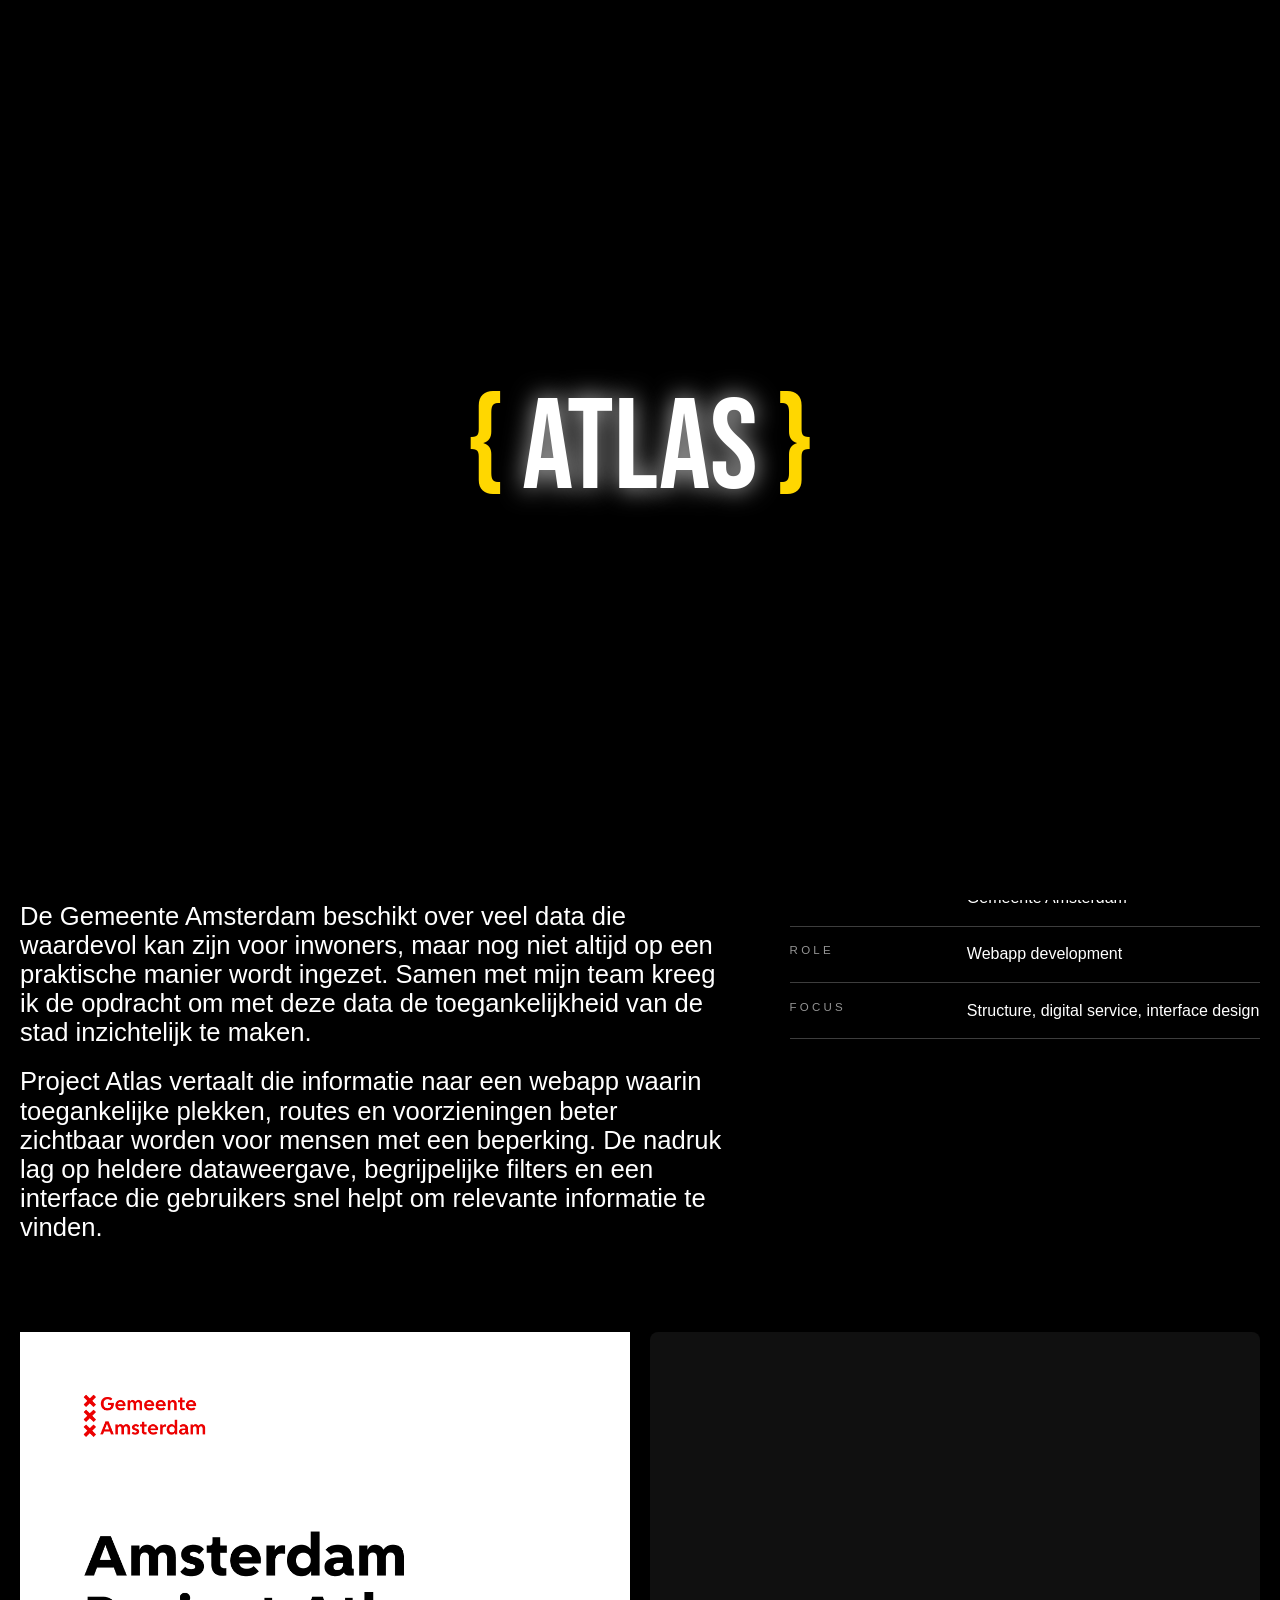
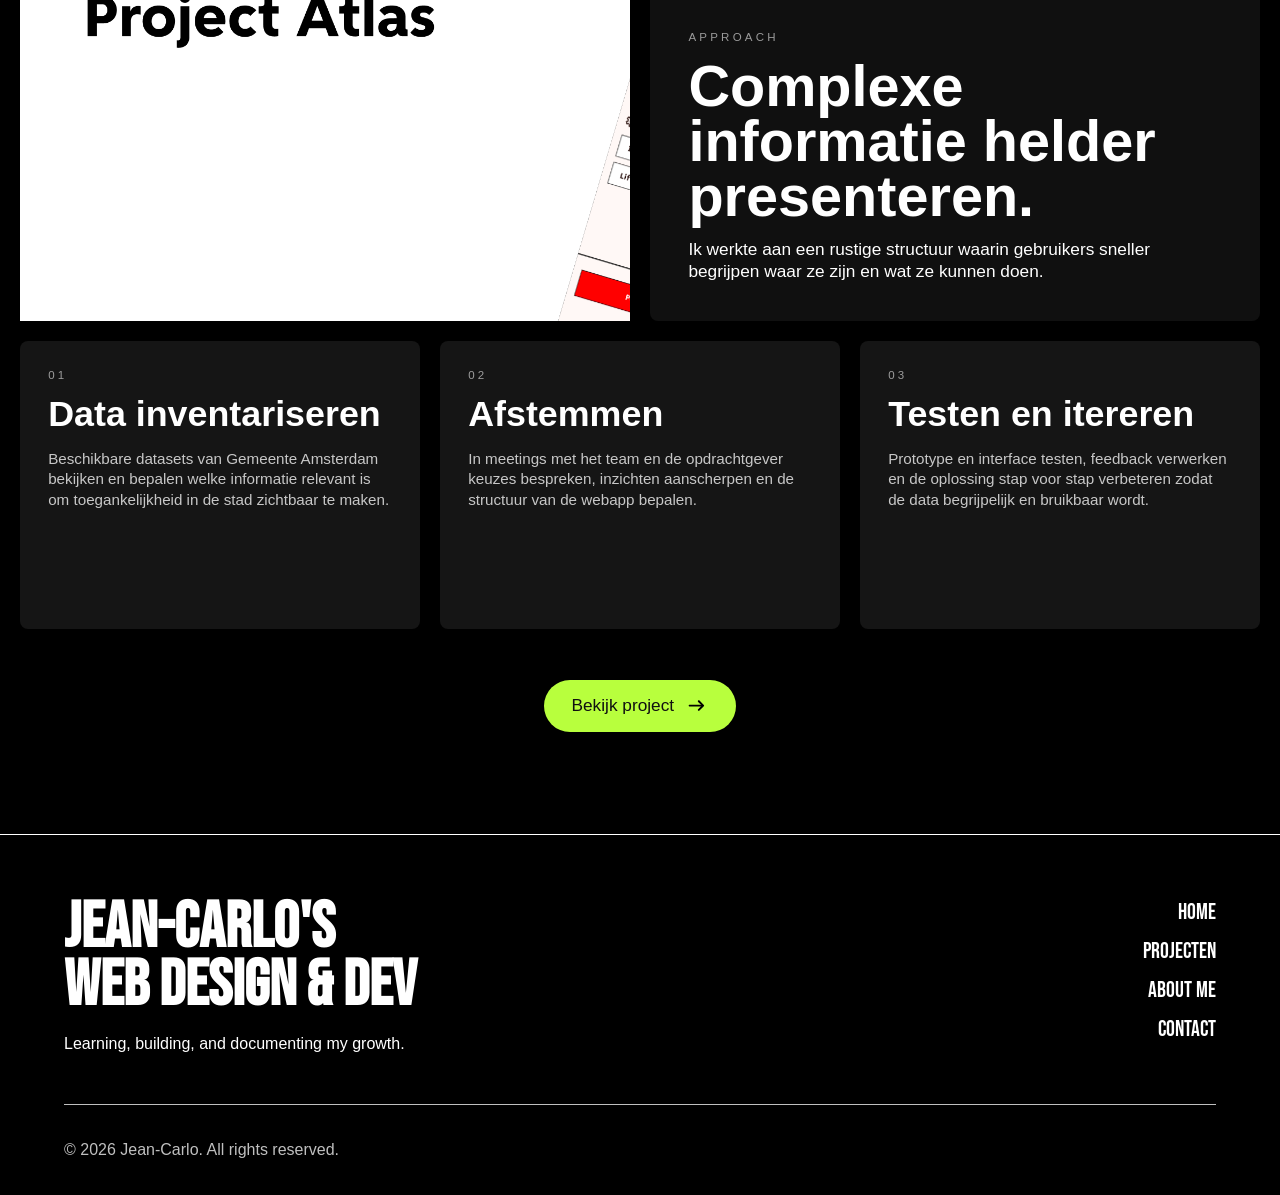
<file: project-pages/project-atlas.html>
<!DOCTYPE html>
<html lang="nl">
<head>
    <meta charset="UTF-8">
    <meta name="viewport" content="width=device-width, initial-scale=1.0">
    <title>Project Atlas | Jean-Carlos</title>
    <link rel="icon" href="../images/logo.svg?v=20260613-rounded-2" type="image/svg+xml" sizes="any">
    <link rel="stylesheet" href="../styles.css">
    <link rel="stylesheet" href="../projects.css">
    <script src="../page-loader.js" defer></script>
    <script src="../hamburger.js" defer></script>
</head>
<body>
    <div id="page-loader" aria-label="Pagina laden">
        <div class="loader-code" aria-hidden="true">
            <span class="loader-brace">&lbrace;</span>
            <span class="loader-word" data-loader-text="Atlas">Atlas</span>
            <span class="loader-brace">&rbrace;</span>
        </div>
    </div>

    <header>
        <nav>
            <a class="nav-brand" href="../index.html" aria-label="Jean-Carlos home">
                <img src="../images/logo.svg" alt="" aria-hidden="true">
                <svg width="63" height="13" viewBox="0 0 63 13" fill="none" xmlns="http://www.w3.org/2000/svg" aria-hidden="true" focusable="false">
                    <path d="M0.756 12V3.636H6.348V5.172H2.472V6.936H6.12V8.472H2.472V10.464H6.348V12H0.756ZM7.65834 12V3.636H10.1663L12.2303 9.528H11.9183L13.9823 3.636H16.4903V12H14.7743V5.652L14.9303 5.676L12.9143 11.256H11.2463L9.21834 5.676L9.37434 5.652V12H7.65834ZM18.006 12V3.636H21.042C21.882 3.636 22.542 3.824 23.022 4.2C23.502 4.576 23.742 5.092 23.742 5.748C23.742 6.132 23.666 6.472 23.514 6.768C23.362 7.056 23.15 7.288 22.878 7.464C23.326 7.648 23.658 7.912 23.874 8.256C24.09 8.6 24.198 9.02 24.198 9.516C24.198 10.292 23.954 10.9 23.466 11.34C22.978 11.78 22.306 12 21.45 12H18.006ZM19.722 10.428H21.306C22.09 10.428 22.482 10.1 22.482 9.444C22.482 9.132 22.382 8.892 22.182 8.724C21.99 8.548 21.714 8.46 21.354 8.46H19.722V10.428ZM19.722 6.924H21.066C21.37 6.924 21.606 6.844 21.774 6.684C21.942 6.524 22.026 6.304 22.026 6.024C22.026 5.768 21.938 5.568 21.762 5.424C21.594 5.28 21.354 5.208 21.042 5.208H19.722V6.924ZM25.3888 12V3.636H28.2448C28.9328 3.636 29.4848 3.736 29.9008 3.936C30.3248 4.136 30.6328 4.42 30.8248 4.788C31.0248 5.156 31.1248 5.588 31.1248 6.084C31.1248 6.876 30.8968 7.484 30.4408 7.908C29.9928 8.332 29.3568 8.568 28.5328 8.616C28.3248 8.616 28.1208 8.616 27.9208 8.616C27.7208 8.616 27.5568 8.616 27.4288 8.616H27.1048V12H25.3888ZM29.8888 12L27.8128 8.424L29.5768 8.22L31.8808 12H29.8888ZM27.1048 7.08H28.0648C28.2968 7.08 28.5128 7.056 28.7128 7.008C28.9208 6.96 29.0848 6.868 29.2048 6.732C29.3328 6.588 29.3968 6.38 29.3968 6.108C29.3968 5.828 29.3328 5.624 29.2048 5.496C29.0848 5.36 28.9208 5.272 28.7128 5.232C28.5128 5.192 28.2968 5.172 28.0648 5.172H27.1048V7.08ZM32.0873 12L35.5073 3.636H36.7793L40.1993 12H38.3273L36.1553 6.18L33.9593 12H32.0873ZM34.4393 10.476L34.9793 8.94H37.3193L37.8713 10.476H34.4393ZM44.3315 12.204C43.5315 12.204 42.8275 12.02 42.2195 11.652C41.6115 11.284 41.1355 10.772 40.7915 10.116C40.4555 9.46 40.2875 8.692 40.2875 7.812C40.2875 6.932 40.4555 6.168 40.7915 5.52C41.1355 4.864 41.6115 4.352 42.2195 3.984C42.8275 3.616 43.5315 3.432 44.3315 3.432C45.2355 3.432 46.0115 3.66 46.6595 4.116C47.3155 4.564 47.7875 5.184 48.0755 5.976L46.4555 6.564C46.2875 6.092 46.0195 5.728 45.6515 5.472C45.2915 5.208 44.8515 5.076 44.3315 5.076C43.8595 5.076 43.4475 5.188 43.0955 5.412C42.7435 5.628 42.4715 5.94 42.2795 6.348C42.0955 6.756 42.0035 7.244 42.0035 7.812C42.0035 8.38 42.0955 8.872 42.2795 9.288C42.4715 9.696 42.7435 10.012 43.0955 10.236C43.4475 10.452 43.8595 10.56 44.3315 10.56C44.8515 10.56 45.2915 10.428 45.6515 10.164C46.0195 9.9 46.2875 9.536 46.4555 9.072L48.0755 9.66C47.7875 10.444 47.3155 11.064 46.6595 11.52C46.0115 11.976 45.2355 12.204 44.3315 12.204ZM49.1427 12V3.636H54.7347V5.172H50.8587V6.936H54.5067V8.472H50.8587V10.464H54.7347V12H49.1427Z" fill="black"/>
                    <path d="M55.989 5V3.293H55.359V2.909H57.051V3.293H56.424V5H55.989ZM57.2701 5V2.909H57.8971L58.4131 4.382H58.3351L58.8511 2.909H59.4781V5H59.0491V3.413L59.0881 3.419L58.5841 4.814H58.1671L57.6601 3.419L57.6991 3.413V5H57.2701Z" fill="black"/>
                </svg>
            </a>
            <ul>
                <li><a href="../projects.html">Projects</a></li>
                <li><a href="../Blog.html">Blog</a></li>
                <li><a href="../aboutme.html">About Me</a></li>
            </ul>
            <button class="hamburger">
                <span></span>
                <span></span>
            </button>
            <a class="contact-button" href="https://www.linkedin.com/in/jean-carlos-de-leon-vitiello-136421220/?skipRedirect=true" target="_blank" rel="noopener noreferrer">Contact Me <span><svg xmlns="http://www.w3.org/2000/svg" width="24" height="24" viewBox="0 0 24 24" fill="none">
                <path fill-rule="evenodd" clip-rule="evenodd" d="M18.286 12C18.286 12.2652 18.1807 12.5196 17.9931 12.7071C17.8056 12.8946 17.5512 13 17.286 13L4.78601 13C4.5208 13 4.26644 12.8946 4.07891 12.7071C3.89137 12.5196 3.78601 12.2652 3.78601 12C3.78601 11.7348 3.89137 11.4804 4.07891 11.2929C4.26644 11.1054 4.5208 11 4.78601 11L17.286 11C17.5512 11 17.8056 11.1054 17.9931 11.2929C18.1807 11.4804 18.286 11.7348 18.286 12Z" fill="black"/>
                <path fill-rule="evenodd" clip-rule="evenodd" d="M19.786 12C19.786 12.2652 19.6806 12.5195 19.493 12.707L14.993 17.207C14.8055 17.3946 14.5511 17.5001 14.2859 17.5002C14.0206 17.5003 13.7662 17.395 13.5785 17.2075C13.3909 17.02 13.2854 16.7656 13.2853 16.5004C13.2852 16.2351 13.3905 15.9806 13.578 15.793L17.372 12L13.579 8.207C13.3915 8.01936 13.2862 7.76492 13.2863 7.49965C13.2864 7.23438 13.3919 6.98001 13.5795 6.79251C13.7672 6.605 14.0216 6.49971 14.2869 6.4998C14.5521 6.4999 14.8065 6.60536 14.994 6.79301L19.494 11.293C19.6812 11.4807 19.7862 11.735 19.786 12Z" fill="black"/>
                </svg></span>
            </a>
        </nav>
    </header>

    <main class="klm-case">
        <section class="klm-case-hero" aria-labelledby="atlas-title">
            <div class="klm-case-hero-copy">
                <p class="klm-case-kicker">Webapp development</p>
                <h1 id="atlas-title" class="klm-case-title-long">Project Atlas.</h1>
                <p>Een webapp-project waarin de toegankelijkheid van Amsterdam in kaart wordt gebracht, met focus op mensen met een beperking en het beter zichtbaar maken van toegankelijke plekken in de stad.</p>
            </div>

            <figure class="klm-case-logo-card project-case-image-card">
                <img src="../images/Logo_of_Gemeente_Amsterdam.svg.png" alt="Gemeente Amsterdam logo">
            </figure>
        </section>

        <section class="klm-case-overview" aria-label="Project overview">
            <div class="klm-case-summary">
                <p class="klm-case-label">Summary</p>
                <p>De Gemeente Amsterdam beschikt over veel data die waardevol kan zijn voor inwoners, maar nog niet altijd op een praktische manier wordt ingezet. Samen met mijn team kreeg ik de opdracht om met deze data de toegankelijkheid van de stad inzichtelijk te maken.</p>
                <p>Project Atlas vertaalt die informatie naar een webapp waarin toegankelijke plekken, routes en voorzieningen beter zichtbaar worden voor mensen met een beperking. De nadruk lag op heldere dataweergave, begrijpelijke filters en een interface die gebruikers snel helpt om relevante informatie te vinden.</p>
            </div>

            <dl class="klm-case-facts">
                <div>
                    <dt>Client</dt>
                    <dd>Gemeente Amsterdam</dd>
                </div>
                <div>
                    <dt>Role</dt>
                    <dd>Webapp development</dd>
                </div>
                <div>
                    <dt>Focus</dt>
                    <dd>Structure, digital service, interface design</dd>
                </div>
            </dl>
        </section>

        <section class="klm-case-showcase" aria-label="Project visuals">
            <figure class="klm-case-image project-atlas-main-image">
                <img src="../images/project-atlas.png" alt="Project Atlas visual">
            </figure>
            <div class="klm-case-highlight">
                <p class="klm-case-label">Approach</p>
                <h2>Complexe informatie helder presenteren.</h2>
                <p>Ik werkte aan een rustige structuur waarin gebruikers sneller begrijpen waar ze zijn en wat ze kunnen doen.</p>
            </div>
        </section>

        <section class="klm-case-process" aria-label="Project process">
            <article>
                <span>01</span>
                <h2>Data inventariseren</h2>
                <p>Beschikbare datasets van Gemeente Amsterdam bekijken en bepalen welke informatie relevant is om toegankelijkheid in de stad zichtbaar te maken.</p>
            </article>
            <article>
                <span>02</span>
                <h2>Afstemmen</h2>
                <p>In meetings met het team en de opdrachtgever keuzes bespreken, inzichten aanscherpen en de structuur van de webapp bepalen.</p>
            </article>
            <article>
                <span>03</span>
                <h2>Testen en itereren</h2>
                <p>Prototype en interface testen, feedback verwerken en de oplossing stap voor stap verbeteren zodat de data begrijpelijk en bruikbaar wordt.</p>
            </article>
        </section>

        <section class="project-link-section" aria-label="Project link">
            <a class="project-link-button" href="https://meesterproef-minor-web-cxvh.onrender.com" target="_blank" rel="noopener noreferrer">Bekijk project <span><svg xmlns="http://www.w3.org/2000/svg" width="24" height="24" viewBox="0 0 24 24" fill="none">
                <path fill-rule="evenodd" clip-rule="evenodd" d="M18.286 12C18.286 12.2652 18.1807 12.5196 17.9931 12.7071C17.8056 12.8946 17.5512 13 17.286 13L4.78601 13C4.5208 13 4.26644 12.8946 4.07891 12.7071C3.89137 12.5196 3.78601 12.2652 3.78601 12C3.78601 11.7348 3.89137 11.4804 4.07891 11.2929C4.26644 11.1054 4.5208 11 4.78601 11L17.286 11C17.5512 11 17.8056 11.1054 17.9931 11.2929C18.1807 11.4804 18.286 11.7348 18.286 12Z" fill="black"/>
                <path fill-rule="evenodd" clip-rule="evenodd" d="M19.786 12C19.786 12.2652 19.6806 12.5195 19.493 12.707L14.993 17.207C14.8055 17.3946 14.5511 17.5001 14.2859 17.5002C14.0206 17.5003 13.7662 17.395 13.5785 17.2075C13.3909 17.02 13.2854 16.7656 13.2853 16.5004C13.2852 16.2351 13.3905 15.9806 13.578 15.793L17.372 12L13.579 8.207C13.3915 8.01936 13.2862 7.76492 13.2863 7.49965C13.2864 7.23438 13.3919 6.98001 13.5795 6.79251C13.7672 6.605 14.0216 6.49971 14.2869 6.4998C14.5521 6.4999 14.8065 6.60536 14.994 6.79301L19.494 11.293C19.6812 11.4807 19.7862 11.735 19.786 12Z" fill="black"/>
                </svg></span></a>
        </section>
    </main>

    <footer>
        <div>
            <h2>Jean-Carlo's<br>Web design & Dev</h2>
            <p>Learning, building, and documenting my growth.</p>
        </div>

        <nav aria-label="Footer navigation">
            <a href="../index.html">Home</a>
            <a href="../projects.html">Projecten</a>
            <a href="../aboutme.html">About Me</a>
            <a href="https://www.linkedin.com/in/jean-carlos-de-leon-vitiello-136421220/?skipRedirect=true" target="_blank" rel="noopener noreferrer">Contact</a>
        </nav>

        <p>&copy; 2026 Jean-Carlo. All rights reserved.</p>
    </footer>
</body>
</html>
</file>
<file: styles.css>
@font-face {
    font-family: "BebasNeue";
    src: url("fonts/BebasNeue-Regular.woff2") format("woff2");
}

html {
    scroll-behavior: smooth;
}

* {
    margin: 0;
    padding: 0;
    box-sizing: border-box;
}

body {
    background-color: var(--primairy-color);
    color: var(--secondary-color);
    max-width: 1536px;
    margin: 0 auto;
    overflow-x: hidden;
}

main {
    width: 100%;
    min-height: 5rem;
    margin: 0;
    padding: 0;
}

main > section {
    width: 100%;
    height: min-content;
    margin: 0;
}

main > * + * {
    margin-top: var(--section-gap);
}

#page-loader {
    position: fixed;
    inset: 0;
    z-index: 9999;
    display: grid;
    place-items: center;
    background-color: var(--primairy-color);
    color: var(--secondary-color);
    transition: opacity 0.6s ease, visibility 0.6s ease;
}

#page-loader.is-hidden {
    opacity: 0;
    visibility: hidden;
}

.loader-code {
    display: inline-flex;
    align-items: center;
    gap: 0.15em;
    font-family: var(--font-primary);
    font-size: clamp(3rem, 10vw, 8rem);
    line-height: 1;
    animation: loader-pop 1.2s ease-in-out infinite;
}

.loader-brace {
    color: #ffd700;
    animation: loader-brace 1.2s ease-in-out infinite;
}

.loader-word {
    color: var(--secondary-color);
    text-shadow: 0 0 1.5rem rgba(255, 255, 255, 0.75);
}

@keyframes loader-pop {
    0%,
    100% {
        opacity: 0.65;
        transform: scale(0.96);
    }

    50% {
        opacity: 1;
        transform: scale(1);
    }
}

@keyframes loader-brace {
    0%,
    100% {
        color: #ffd700;
        transform: translateX(0);
    }

    50% {
        color: #a259ff;
        transform: translateX(var(--brace-offset, 0));
    }
}

.loader-brace:first-child {
    --brace-offset: -0.15em;
}

.loader-brace:last-child {
    --brace-offset: 0.15em;
}


:root {
    /* Colors */
    --primairy-color: #000;
    --secondary-color: #fff;
    --text-color: ;
    --accent-color: #ff4901;
    --accent-soft-color: #f2dcc3;
    --card-surface-color: #1f1a14;
    --button-color: #94ADFF;

    /* Fonts */
    --font-primary: "BebasNeue", sans-serif;
    --secondairy-font: "Arial", sans-serif;

    /* Font sizes */
    --font-size-h1: clamp(4rem, 12vw, 8rem);
    --font-size-h2: clamp(2.5rem, 6vw, 5rem);
    --font-size-h3: clamp(1.5rem, 3vw, 2rem);
    --text-size: clamp(0.9rem, 2vw, 2rem);
    --featured-intro-font-size: calc(1.4rem + 0.7vw);

    /* Gradients */

    
    /* Spacing */
    --page-padding: clamp(1rem, 5vw, 5rem);
    --section-gap: clamp(4rem, 9vw, 8rem);
    --section-spacing: 0 var(--page-padding);
    --content-max-with: 72rem;
    --content-padding: 5rem var(--page-padding);
    --header-height: 12vh;
}








/* Header code */
header {
    position: sticky;
    top: 0;
    z-index: 1000;
    height: var(--header-height);
    width: 100%;
    align-content: center;
    padding: clamp(0.45rem, 1vw, 0.75rem) var(--page-padding);
}

header nav{
    display: flex;
    flex-flow: row;
    flex: none;
    justify-content: center;
    align-items: center;
    gap: clamp(0.85rem, 1.6vw, 1.25rem);
    width: min-content;
    height: min-content;
    margin-inline: auto;
    padding: 0.22rem;
    overflow: visible;
    border-radius: 30px;
    background-color: rgba(212, 215, 222, 0.7);
    opacity: 1;
    backdrop-filter: blur(9px);
    box-shadow: rgba(255, 255, 255, 0.08) 0px 0.362176px 0.362176px -1.375px inset, rgba(255, 255, 255, 0.07) 0px 3px 3px -2.75px inset;
    color: #151515;

    a {
        text-decoration: none;
        color: inherit;
    }

    .nav-brand {
        flex: 0 0 auto;
        display: inline-flex;
        align-items: center;
        gap: 0.45rem;
        height: clamp(1.55rem, 2.2vw, 1.9rem);
        margin-left: 0.6rem;
        margin-right: clamp(0.75rem, 1.5vw, 1.25rem);
        padding: 0 0.45rem 0 0;
    }

    .nav-brand img {
        display: block;
        width: clamp(1.4rem, 2vw, 1.7rem);
        height: clamp(1.4rem, 2vw, 1.7rem);
        border-radius: 0.45rem;
    }

    .nav-brand svg {
        display: block;
        width: clamp(4.85rem, 6vw, 5.5rem);
        height: auto;
    }

    ul {
        display: flex;
        flex-direction: row;
        align-items: center;
        gap: clamp(0.85rem, 1.6vw, 1.25rem);
        width: min-content;
        height: min-content;
        margin-left: 0;

        li {
            display: flex;
            align-items: center;
            justify-content: center;
            list-style: none;
            font-family: var(--secondairy-font);
            font-size: clamp(0.82rem, 1vw, 0.95rem);
            color: #151515;
            cursor: pointer;
            white-space: nowrap;
        }

        li a {
            position: relative;
            display: flex;
            align-items: center;
            height: min-content;
            padding: 0.45rem 0.8rem;
            border-radius: 100px;
            transition: background-color 0.25s ease;
        }

        li a:hover {
            background-color: rgba(255, 255, 255, 0.45);
        }
    }

    .contact-button {
        --contact-icon-size: 1.25rem;
        position: relative;
        display: flex;
        align-items: center;
        justify-content: center;
        gap: 0;
        height: min-content;
        line-height: 1;
        padding: 0.55rem 1.2rem;
        border-radius: 100px;
        background-color: #101010;
        color: var(--secondary-color);
        font-family: var(--secondairy-font);
        font-size: clamp(0.82rem, 1vw, 0.95rem);
        white-space: nowrap;
        margin-left: clamp(0.75rem, 1.5vw, 1.25rem);
        overflow: hidden;
        transition: padding-right 0.3s ease;
    }

    .contact-button span {
        position: absolute;
        right: 1.05rem;
        display: inline-flex;
        align-items: center;
        justify-content: center;
        width: var(--contact-icon-size);
        height: var(--contact-icon-size);
        opacity: 0;
        transform: translateX(140%);
        transition: opacity 0.25s ease, transform 0.3s ease;
    }

    .contact-button svg {
        display: block;
        width: 100%;
        height: 100%;
    }

    .contact-button svg path {
        fill: currentColor;
    }

    .contact-button:hover {
        padding-right: calc(1.2rem + var(--contact-icon-size) + 0.55rem);
    }

    .contact-button:hover span {
        opacity: 1;
        transform: translateX(0);
    }

    .hamburger {
        position: relative;
        display: flex;
        flex-direction: column;
        justify-content: center;
        align-items: center;
        gap: 5px;
        cursor: pointer;
        width: 70px;
        height: 70px;
        border: none;
        background: none;
        z-index: 1002;
        display: none;

        span {
            display: block;
            width: 28px;
            height: 2px;
            background-color: #151515;
            border-radius: 2px;
        }
    }
}








/* hero section */
.hero-section {
        position: relative;
        height: calc(100vh - var(--header-height));
        min-height: 50rem;
        display: grid;
        grid-template-columns: repeat(4, minmax(0, 1fr));
        grid-template-rows: minmax(30rem, 1.25fr) minmax(13rem, 0.85fr);
        gap: clamp(0.35rem, 0.8vw, 0.7rem);
        width: 100vw;
        margin-left: calc(50% - 50vw);
        margin-right: calc(50% - 50vw);
        padding: 0 20px clamp(3rem, 8vh, 6rem);

        .hero-card {
            position: relative;
            overflow: hidden;
            border-radius: 8px;
            background-color: color-mix(in srgb, var(--card-surface-color) 82%, transparent);
        }

        .hero-intro-card {
            grid-column: 1 / 3;
            grid-row: 1;
            display: flex;
            flex-direction: column;
            justify-content: center;
            align-items: flex-start;
            gap: clamp(0.75rem, 1.6vw, 1.25rem);
            min-height: 30rem;
            padding: clamp(1.25rem, 3vw, 2.5rem);
            text-align: left;
            background-color: color-mix(in srgb, var(--secondary-color) 88%, var(--button-color));
        }

        .hero-eyebrow {
            width: fit-content;
            padding: 0.35rem 0.65rem;
            border-radius: 100px;
            color: color-mix(in srgb, var(--primairy-color) 78%, var(--accent-color));
            font-family: var(--secondairy-font);
            font-size: clamp(0.75rem, 1vw, 0.95rem);
            line-height: 1;
        }

        h1 {
            font-family: var(--font-primary);
            font-size: clamp(4rem, 8vw, 7.5rem);
            color: var(--primairy-color);
            line-height: 0.88;
        }

        p {
            max-width: 28rem;
            font-family: var(--secondairy-font);
            font-size: clamp(1rem, 1.6vw, 1.25rem);
            line-height: 1.45;
            color: color-mix(in srgb, var(--primairy-color) 78%, var(--accent-color));
        }

        .hero-cta {
            position: relative;
            display: inline-flex;
            align-items: center;
            justify-content: center;
            width: fit-content;
            height: min-content;
            line-height: 1;
            margin-top: 0.25rem;
            padding: 0.55rem 1.2rem;
            border-radius: 100px;
            background-color: #b8ff3d;
            color: #101010;
            font-family: var(--secondairy-font);
            font-size: clamp(0.82rem, 1vw, 0.95rem);
            text-decoration: none;
            white-space: nowrap;
        }

        .hero-media-card {
            min-height: 0;
        }

        .hero-media-small {
            grid-row: 2;
        }

        .hero-media-feature {
            grid-column: 3 / 5;
            grid-row: 1 / 3;
        }

        .hero-media-card img,
        .hero-media-card video {
            display: block;
            width: 100%;
            height: 100%;
            object-fit: cover;
            transition: transform 0.5s ease, filter 0.5s ease;
        }

        .hero-media-card::after {
            content: "";
            position: absolute;
            inset: auto 0 0;
            height: 45%;
            background: linear-gradient(to top, rgba(0, 0, 0, 0.78), transparent);
            pointer-events: none;
        }

        .hero-media-card figcaption {
            position: absolute;
            left: clamp(0.85rem, 2vw, 1.35rem);
            right: clamp(0.85rem, 2vw, 1.35rem);
            bottom: clamp(0.85rem, 2vw, 1.35rem);
            z-index: 1;
            display: flex;
            align-items: center;
            justify-content: space-between;
            gap: 1rem;
            color: var(--secondary-color);
            font-family: var(--secondairy-font);
            font-size: clamp(0.9rem, 1.3vw, 1rem);
            line-height: 1.25;
        }

        .hero-media-feature figcaption {
            align-items: flex-end;
        }

        .hero-media-feature figcaption span,
        .hero-media-small figcaption span {
            max-width: 12rem;
            font-size: clamp(1rem, 1.7vw, 1.35rem);
            font-weight: 700;
        }

        .hero-media-feature figcaption a,
        .hero-media-small figcaption a {
            display: inline-flex;
            align-items: center;
            justify-content: center;
            min-height: 2.35rem;
            padding-inline: 1rem;
            border-radius: 100px;
            background-color: var(--secondary-color);
            color: var(--primairy-color);
            font-family: var(--font-primary);
            transition: background-color 0.25s ease, color 0.25s ease, transform 0.25s ease;
            font-size: clamp(1rem, 1.5vw, 1.25rem);
            text-decoration: none;
        }

        .hero-media-card:hover img,
        .hero-media-card:hover video {
            filter: saturate(1.12) contrast(1.04);
            transform: scale(1.04);
        }
    }

    @media (max-width: 980px) {
        .hero-section {
            grid-template-columns: repeat(2, minmax(0, 1fr));
            grid-template-rows: minmax(24rem, auto) minmax(13rem, 1fr) minmax(24rem, 1fr);

            .hero-intro-card,
            .hero-media-feature {
                grid-column: 1 / -1;
            }

            .hero-intro-card {
                grid-row: auto;
                min-height: 24rem;
            }

            .hero-media-small {
                grid-row: auto;
            }

            .hero-media-feature {
                grid-row: auto;
            }
        }
    }

    @media (max-width: 620px) {
        .hero-section {
            height: auto;
            min-height: max(50rem, calc(100vh - var(--header-height)));
            padding-top: 0.75rem;
            grid-template-columns: 1fr;
            grid-template-rows: auto;

            .hero-card {
                min-height: 13rem;
            }

            .hero-intro-card {
                min-height: 30rem;
            }

            .hero-media-feature,
            .hero-media-small {
                grid-column: auto;
                grid-row: auto;
            }
        }
    }

.featured-section {
    height: 100vh;
    min-height: 100vh;
    display: flex;
    flex: 0 0 auto;
    flex-flow: column;
    place-content: flex-start;
    align-items: flex-start;
    gap: 10px;
    overflow: hidden;
    width: 100vw;
    margin-left: calc(50% - 50vw);
    margin-right: calc(50% - 50vw);
    padding: 0 20px clamp(2rem, 5vh, 4rem);
    position: relative;
    z-index: 2;
    color: var(--secondary-color);
}

.featured-intro {
    display: flex;
    flex: 1 0 0px;
    flex-flow: column;
    place-content: flex-start center;
    align-items: flex-start;
    gap: 30px;
    width: 50%;
    height: 1px;
    overflow: hidden;
    padding: 32px 30px;
    position: relative;
    z-index: 4;
}

.featured-intro p {
	font-size: var(--featured-intro-font-size);
	font-family: var(--secondairy-font);
    font-weight: 600;
    line-height: 1.05;

	span {
		color: var(--accent-color);
	}

	code {
		font-family: inherit;
		font-size: inherit;
	}

	.code-brace {
		color: #ffd700;
		display: inline-block;
		transition: color 0.3s ease, transform 0.3s ease;
	}

	.code-word {
		color: #9cdcfe;
		display: inline-block;
		transition: color 0.3s ease, text-shadow 0.3s ease, transform 0.3s ease;
	}

	code:hover .code-brace {
		color: #a259ff;
	}

	code:hover .code-brace:first-child {
		transform: translateX(-0.18em);
	}

	code:hover .code-brace:last-child {
		transform: translateX(0.18em);
	}

	code:hover .code-word {
		color: #5fb3dc;
		text-shadow: 0 0 0.75rem rgba(156, 220, 254, 0.8);
		transform: scale(0.92);
	}
}

.featured-projects-header a {
    width: fit-content;
    padding: 0.45rem 1.1rem;
    border: 1px solid var(--secondary-color);
    border-radius: 100px;
    color: var(--secondary-color);
    font-family: var(--secondairy-font);
    font-size: clamp(0.9rem, 1.2vw, 1rem);
    line-height: 1;
    text-decoration: none;
    transition: background-color 0.25s ease, color 0.25s ease, transform 0.25s ease;
}

.featured-intro a {
    display: inline-flex;
    align-items: center;
    justify-content: center;
    width: fit-content;
    min-height: 2.35rem;
    padding-inline: 1rem;
    border-radius: 100px;
    background-color: var(--secondary-color);
    color: var(--primairy-color);
    font-family: var(--font-primary);
    font-size: clamp(1rem, 1.5vw, 1.25rem);
    text-decoration: none;
    transition: background-color 0.25s ease, color 0.25s ease, transform 0.25s ease;
}

.featured-intro a:hover,
.featured-projects-header a:hover {
    background-color: var(--button-color);
    color: #101010;
    transform: translateY(-0.08rem);
}

.featured-projects-header {
    display: flex;
    align-items: center;
    justify-content: space-between;
    align-items: center;
    height: min-content;
    overflow: hidden;
    padding: 0 30px;
    position: relative;
    width: 100%;
}

.featured-projects-header p {
    font-family: var(--secondairy-font);
    font-size: clamp(0.78rem, 1vw, 0.95rem);
    letter-spacing: 0.35em;
    text-transform: uppercase;
    color: var(--secondary-color);
}












/* projecten */
    .projects {
		width: 100%;
	}

    .info-div {
        display: flex;
        flex-direction: column;
        justify-content: center;
        width: 52%;
        box-sizing: border-box;
        font-family: var(--secondairy-font);

        p:nth-of-type(1) {
            font-family: var(--font-primary);
            font-size: var(--font-size-h3);

        }

        p:nth-of-type(2) {
            padding-bottom: 1rem;
            font-size: var(--text-size);
        }
        
        h2 {
            font-family: var(--font-primary);
            padding: 1rem 0 0.5rem 0;
            font-size: var(--font-size-h2);
        }

        a {
            text-decoration: none;
            color: var(--secondary-color);
            display: flex;
            align-items: center;
            width: fit-content;

            span:nth-child(1) {
                width: clamp(0.75rem, 1.4vw, 1.4rem);
                height: clamp(0.75rem, 1.4vw, 1.4rem);
                border-radius: 100px;
                background-color: var(--button-color);
                margin-right: 0.75vw;
                transition: background-color 0.35s ease, transform 0.35s ease;
            }

            span:nth-child(2) {
                position: relative;
            }

            span:nth-child(2)::after {
                content: "";
                position: absolute;
                left: 0;
                right: 0;
                bottom: -0.35rem;
                height: 2px;
                background-color: var(--button-color);
                transform: scaleX(0);
                transform-origin: left center;
                transition: transform 0.35s ease, background-color 0.35s ease 0.15s;
            }

            &:hover span:nth-child(2)::after {
                background-color: var(--accent-color);
                transform: scaleX(1);
            }

            &:hover span:nth-child(1) {
                background-color: var(--accent-color);
                transform: scale(1.25);
            }
        }

    }

    .image-div {
        width: 56%;
        height: clamp(16rem, 28vw, 26rem);
        overflow: hidden;
        border-radius: 10px;
        box-shadow: 0 0 0 rgba(0, 0, 0, 0);
        transition: transform 0.45s ease, box-shadow 0.35s ease, filter 0.35s ease;

        img {
            display: block;
            width: 100%;
            height: 100%;
            object-fit: cover;
        }
    }

    .featured-projects {
        display: flex;
        flex: 0 0 auto;
        flex-flow: row;
        place-content: flex-end flex-start;
        align-items: flex-end;
        gap: 10px;
        width: 100%;
        height: 38%;
        overflow: visible;
        position: relative;
        z-index: 4;
        color: var(--secondary-color);
    }

    .featured-section article,
    .featured-section .article-reverse {
        position: relative;
        isolation: isolate;
        display: flex;
        align-items: stretch;
        width: 100%;
        flex: 1 1 0;
        height: 100%;
        max-width: 34rem;
        min-height: 0;
        padding: 0;
        flex-direction: column-reverse;
        gap: 0;
        border-radius: 0;
        overflow: hidden;
        background-color: #dedfe2;
        transition: background-color 0.3s ease;
    }

    .featured-section article + article {
        margin-top: 0;
    }

    .featured-section .image-div {
        position: absolute;
        inset: 0;
        width: 100%;
        height: 100%;
        border-radius: 0;
        box-shadow: none;
        transition: opacity 0.25s ease, transform 0.45s ease, filter 0.35s ease;
    }

    .featured-section article:hover {
        background-color: var(--accent-color);
    }

    .featured-section article:hover .image-div {
        opacity: 0;
        transform: none;
        box-shadow: none;
    }

    .featured-section .image-div::after {
        content: "";
        position: absolute;
        inset: auto 0 0;
        height: 55%;
        background: linear-gradient(to top, rgba(0, 0, 0, 0.72), transparent);
        pointer-events: none;
    }

    .featured-section .info-div {
        position: relative;
        z-index: 1;
        justify-content: center;
        align-items: center;
        gap: 0.75rem;
        width: 100%;
        min-height: 100%;
        padding: clamp(1rem, 1.8vw, 1.5rem);
        color: var(--secondary-color);
        pointer-events: none;
        text-align: center;
        opacity: 0;
        transform: translateY(0.75rem);
        transition: opacity 0.25s ease, transform 0.25s ease;
    }

    .featured-section article:hover .info-div {
        opacity: 1;
        transform: translateY(0);
    }

    .featured-section .info-div p:nth-of-type(1) {
        font-family: var(--secondairy-font);
        font-size: clamp(0.72rem, 1vw, 0.9rem);
        letter-spacing: 0.18em;
        text-transform: uppercase;
        opacity: 0.86;
    }

    .featured-section .info-div h2 {
        padding: 0.35rem 0 0;
        font-family: var(--secondairy-font);
        font-size: clamp(1.25rem, 2vw, 1.85rem);
        line-height: 1;
        text-transform: none;
    }

    .featured-section .info-div p:nth-of-type(2) {
        display: none;
    }

    .featured-section .info-div a {
        display: inline-flex;
        align-items: center;
        justify-content: center;
        min-height: 2.35rem;
        padding-inline: 1rem;
        border-radius: 100px;
        background-color: var(--secondary-color);
        color: var(--primairy-color);
        font-family: var(--font-primary);
        font-size: clamp(1rem, 1.5vw, 1.25rem);
        line-height: 1;
        text-decoration: none;
        pointer-events: auto;
        transition: background-color 0.25s ease, color 0.25s ease, transform 0.25s ease;
    }

    .hero-media-feature figcaption a:hover,
    .hero-media-small figcaption a:hover,
    .featured-section .info-div a:hover {
        background-color: var(--button-color);
        color: #101010;
        transform: translateY(-0.08rem);
    }

    @media (max-width: 1100px) {
        .featured-intro {
            margin-left: 0;
            padding-top: clamp(2rem, 8vw, 5rem);
        }

        .featured-projects {
            grid-template-columns: repeat(2, minmax(0, 1fr));
        }
    }

    @media (max-width: 620px) {
        .featured-section {
            height: auto;
            min-height: 0;
            overflow: visible;
            padding: clamp(3rem, 12vw, 5rem) 20px clamp(3rem, 10vw, 4rem);
            gap: clamp(1rem, 5vw, 2rem);
        }

        .featured-intro {
            flex: 0 0 auto;
            width: 100%;
            height: auto;
            overflow: visible;
            gap: clamp(1rem, 5vw, 1.5rem);
            padding: 0 clamp(1rem, 6vw, 2rem);
        }

        .featured-intro p {
            max-width: 100%;
            font-size: clamp(1.7rem, 8vw, 2.35rem);
            line-height: 1.08;
        }

        .featured-intro a {
            margin-top: 0.5rem;
        }

        .featured-projects-header {
            align-items: flex-start;
            flex-direction: column;
            gap: 0.75rem;
            padding: 0 clamp(1rem, 6vw, 2rem);
        }

        .featured-projects {
            flex-direction: column;
            align-items: stretch;
            height: auto;
            padding: 0;
        }
    }

    .article-reverse {
        flex-direction: row-reverse;

        .info-div {
            padding-left: 0;
        }
    }

    .featured-section .article-reverse .info-div {
        padding-left: clamp(1rem, 1.8vw, 1.5rem);
    }

    @media (max-width: 768px) {
        .featured-section article,
        .article-reverse {
            flex-direction: column;
            gap: 1.5rem;
        }

        .info-div,
        .image-div {
            width: 100%;
        }

        .image-div {
            max-height: none;
            aspect-ratio: 4 / 3;
        }
    }

    @media (max-width: 620px) {
        .featured-section article,
        .featured-section .article-reverse {
            flex: 0 0 auto;
            max-width: none;
            height: 16rem;
            gap: 0;
        }
    }

    /* scroll annimatie  */
    #scroll-container {
		min-height: 200vh;
    	position: relative;
		padding-top: 20vh;
		view-timeline-name: --favorite-projects;
		view-timeline-axis: block;
	}

	.scroll-scene {
		position: sticky;
		top: 50vh;
		min-height: 32rem;
		display: grid;
		place-items: center;
		transform: translateY(-50%);
	}

	.scroll-text {
		grid-area: 1 / 1;
		z-index: -1;
		max-width: 45rem;
		text-align: center;
		opacity: 0;
		animation: text-appear linear forwards;
		animation-timeline: --favorite-projects;
		animation-range: entry 99% cover 50%;
	}

	.scroll-text h2 {
		font-family: var(--font-primary);
		font-size: var(--font-size-h2);
	}

	.scroll-text p {
		max-width: 34rem;
		margin: 1rem auto 0;
		font-family: var(--secondairy-font);
		font-size: var(--text-size);
		line-height: 1.5;
	}

	.scroll-text a {
		position: relative;
		isolation: isolate;
		overflow: hidden;
		display: inline-flex;
		align-items: center;
		justify-content: center;
		min-width: clamp(9rem, 15vw, 13rem);
		min-height: clamp(2.5rem, 4vw, 3.25rem);
		margin-top: 1rem;
		padding-inline: clamp(1.1rem, 2vw, 1.75rem);
		border-radius: 100px;
		background-color: white;
		color: black;
		font-family: var(--font-primary);
		font-size: clamp(1.1rem, 2vw, 1.5rem);
		text-decoration: none;
		transition: transform 0.3s ease;
	}

	.scroll-text a::before {
		content: "";
		position: absolute;
		top: 0;
		bottom: 0;
		left: -20%;
		width: 140%;
		background-color: var(--accent-color);
		z-index: -1;
		transform: translateX(-100%) skewX(-18deg);
		transform-origin: left center;
		transition: transform 0.45s ease;
	}

	.scroll-text a:hover::before {
		transform: translateX(0) skewX(-18deg);
	}

	.image-group {
		grid-area: 1 / 1;
		z-index: 0;
		display: grid;
		place-items: center;
	}

	.image-group img {
		grid-area: 1 / 1;
		width: clamp(12rem, 35vw, 32rem);
		aspect-ratio: 16 / 10;
		object-fit: cover;
		border-radius: 10px;
		animation: image-away linear forwards;
		animation-timeline: --favorite-projects;
		animation-range: entry 70% cover 55%;
	}

	@keyframes image-away {
		to {
			transform: translate(var(--x, 0), var(--y, -8rem)) rotate(var(--r, 0deg)) scale(0.5);
		}
	}

	@keyframes text-appear {
		to {
			opacity: 1;
		}
	}

	.image-group img:nth-child(1) {
		--x: clamp(-34rem, -40vw, -16rem);
		--y: clamp(-17rem, -20vw, -9rem);
	}

	.image-group img:nth-child(2) {
		--x: clamp(3rem, 7vw, 10rem);
		--y: clamp(-24rem, -30vw, -13rem);
	}

	.image-group img:nth-child(3) {
		--x: clamp(10rem, 52vw, 32rem);
		--y: clamp(-19rem, -23vw, -10rem);
	}

	.image-group img:nth-child(4) {
		--x: clamp(20rem, 42vw, 38rem);
		--y: clamp(2rem, 4vw, 5rem);
	}

	.image-group img:nth-child(5) {
		--x: clamp(20rem, 40vw, 36rem);
		--y: clamp(14rem, 22vw, 22rem);
	}

	.image-group img:nth-child(6) {
		--x: clamp(10rem, 16vw, 18rem);
		--y: clamp(18rem, 28vw, 26rem);
	}

	.image-group img:nth-child(7) {
		--x: clamp(-32rem, -38vw, -16rem);
		--y: clamp(16rem, 26vw, 24rem);
	}

	.image-group img:nth-child(8) {
		--x: clamp(-38rem, -46vw, -19rem);
		--y: clamp(3rem, 7vw, 9rem);
	}




    




.blog-empty-state {
    display: grid;
    min-height: calc(100vh - var(--header-height));
    grid-template-columns: minmax(10rem, 0.45fr) minmax(0, 1fr);
    align-content: center;
    gap: clamp(1rem, 2vw, 1.5rem);
    width: 100vw;
    margin-left: calc(50% - 50vw);
    margin-right: calc(50% - 50vw);
    padding: clamp(4rem, 8vw, 7rem) 20px;
    background-color: var(--primairy-color);
    color: var(--secondary-color);
}

.blog-empty-state > p:first-child {
    font-family: var(--secondairy-font);
    font-size: clamp(0.72rem, 0.9vw, 0.85rem);
    font-weight: 700;
    letter-spacing: 0.32em;
    text-transform: uppercase;
    color: var(--accent-color);
}

.blog-empty-state > div {
    display: grid;
    gap: clamp(1rem, 2vw, 1.4rem);
    max-width: 72rem;
}

.blog-empty-state h1 {
    max-width: 12ch;
    font-family: var(--font-primary);
    font-size: clamp(4.5rem, 13vw, 13rem);
    line-height: 0.82;
    letter-spacing: 0;
}

.blog-empty-state > div > p {
    max-width: 42rem;
    font-family: var(--secondairy-font);
    font-size: clamp(1rem, 1.45vw, 1.3rem);
    line-height: 1.35;
    color: rgba(255, 255, 255, 0.72);
}

/* footer code */
footer {
    display: grid;
    grid-template-columns: 1fr auto;
    gap: 3rem;
    padding: 4rem 5vw 2rem;
    color: var(--secondary-color);
    border-top: solid 1px var(--secondary-color);

    div {
        max-width: 32rem;
    }

    h2 {
        font-family: var(--font-primary);
        font-size: clamp(2rem, 5vw, 4rem);
        line-height: 0.9;
        margin-bottom: 1rem;
    }

    p {
        font-family: var(--secondairy-font);
        font-size: clamp(0.9rem, 1.5vw, 1rem);
        line-height: 1.6;
    }

    nav {
        display: flex;
        flex-direction: column;
        gap: 0.75rem;
        align-items: flex-end;
    }

    a {
        position: relative;
        color: inherit;
        font-family: var(--font-primary);
        font-size: clamp(1.1rem, 2vw, 1.4rem);
        text-decoration: none;
    }

    a::after {
        content: "";
        position: absolute;
        left: 0;
        right: 0;
        bottom: -0.10rem;
        height: 2px;
        background-color: var(--button-color);
        transform: scaleX(0);
        transform-origin: left center;
        transition: transform 0.35s ease, background-color 0.35s ease 0.15s;
    }

    a:hover::after {
        background-color: var(--accent-color);
        transform: scaleX(1);
    }

    >p {
        grid-column: 1 / -1;
        padding-top: 2rem;
        border-top: 1px solid var(--secondary-color);
        opacity: 0.75;
    }
}





@media (max-width: 700px) {

    .blog-empty-state {
        grid-template-columns: 1fr;
        align-content: center;
    }

    .blog-empty-state h1 {
        font-size: clamp(4rem, 18vw, 6.5rem);
    }

    header nav .hamburger {
        display: flex;
        width: 2.75rem;
        height: 2.75rem;
    }

    header nav .contact-button {
        position: relative;
        z-index: 1002;
        padding: 0.75rem 0.95rem;
        font-size: 0.82rem;
    }

    header nav .contact-button:hover {
        padding-right: 0.95rem;
    }

    header nav .contact-button span {
        display: none;
    }

    header nav ul {
        z-index: 1001;
        background-color: var(--secondary-color);
        color: var(--primairy-color);
        position: absolute;
        width: calc(100vw - (var(--page-padding) * 2));
        display: flex;
        flex-direction: column;
        justify-content: center;
        align-items: center;
        background-color: var(--secondary-color);
        padding: 1rem 0;
        top: 4rem;
        border-radius: 24px;

        max-height: 0;
        opacity: 0;
        overflow: hidden;
        transform: translateY(-1rem);
        transition: max-height 0.35s ease, opacity 0.25s ease, transform 0.35s ease;
    }

        .hamburger span {
            transition: transform 0.35s ease, background-color 0.25s ease;
        }

        header.open { 
        background-color: transparent;

        .nav-brand {
            position: relative;
            z-index: 1002;
        }

        .contact-button {
            position: relative;
            z-index: 1002;
        }

        .hamburger span {
            background-color: var(--primairy-color);
        }

        .hamburger {
            position: relative;

            span:nth-child(1) {
                position: absolute;
                transform: rotate(45deg);
                transform-origin: center;
            }

            span:nth-child(2) {
                position: absolute;
                transform: rotate(-45deg);
                transform-origin: center;
            }

        }

        ul {
            max-height: 20em;
            opacity: 1;
            transform: translateY(0);
            padding: 1rem;
        }
    }

    footer {
        grid-template-columns: 1fr;

        nav {
            align-items: flex-start;
        }
    }
}
</file>
<file: projects.css>
.projects-page-title {
    width: 100vw;
    margin-left: calc(50% - 50vw);
    margin-right: calc(50% - 50vw);
    padding: clamp(1.25rem, 3vw, 2.5rem) 20px 0;
    font-family: var(--font-primary);
    font-size: clamp(4rem, 8vw, 7.5rem);
    line-height: 0.88;
    text-align: left;
    color: var(--secondary-color);
}

.projects-page-title span {
    color: var(--accent-color);
}

.projects-hero {
    display: grid;
    grid-template-columns: minmax(18rem, 0.72fr) minmax(0, 1.28fr);
    align-items: stretch;
    gap: clamp(0.6rem, 1.2vw, 1rem);
    width: 100vw;
    margin-left: calc(50% - 50vw);
    margin-right: calc(50% - 50vw);
    padding: 0 20px clamp(1.25rem, 3vw, 2.5rem);
}

.projects-hero-intro,
.projects-hero-feature {
    height: clamp(18rem, 34vw, 25rem);
    border-radius: 14px;
    overflow: hidden;
}

.projects-hero-feature {
    min-height: 0;
    align-self: stretch;
}

.projects-hero-intro {
    display: flex;
    flex-direction: column;
    justify-content: center;
    min-height: 0;
    gap: clamp(0.6rem, 1vw, 0.95rem);
    padding: clamp(0.9rem, 1.6vw, 1.35rem);
    background-color: #f1f2f5;
    color: #101010;
}

.projects-hero-intro > p:first-child {
    font-family: var(--secondairy-font);
    font-size: clamp(0.68rem, 0.85vw, 0.8rem);
    letter-spacing: 0.35em;
    text-transform: uppercase;
    color: var(--accent-color);
}

.projects-hero-intro h2 {
    width: 100%;
    font-family: var(--secondairy-font);
    font-size: clamp(1.35rem, 2.2vw, 2.2rem);
    font-weight: 500;
    line-height: 1.05;
    color: #101010;
}

.projects-hero-intro p:not(:first-child) {
    max-width: 33rem;
    font-family: var(--secondairy-font);
    font-size: clamp(0.78rem, 0.95vw, 0.9rem);
    line-height: 1.18;
    color: #101010;
}

.projects-hero-feature {
    position: relative;
    display: flex;
    flex-direction: column;
    align-items: center;
    justify-content: center;
    gap: 1rem;
    margin: 0;
    padding: clamp(1rem, 2vw, 1.75rem);
    background-color: var(--accent-color);
    color: #101010;
}

.projects-hero-brand {
    display: inline-flex;
    align-items: center;
    justify-content: center;
    gap: clamp(0.65rem, 1.4vw, 1rem);
}

.projects-hero-brand img {
    display: block;
    width: clamp(2.25rem, 4vw, 3.5rem);
    height: clamp(2.25rem, 4vw, 3.5rem);
}

.projects-hero-brand svg {
    display: block;
    width: clamp(7.5rem, 14vw, 12rem);
    height: auto;
}

.projects-hero-feature > p {
    font-family: var(--secondairy-font);
    font-size: clamp(1rem, 1.6vw, 1.35rem);
    color: #101010;
    text-align: center;
}

.projects-grid {
    display: grid;
    grid-template-columns: repeat(6, minmax(0, 1fr));
    gap: 20px;
    width: 100vw;
    margin-left: calc(50% - 50vw);
    margin-right: calc(50% - 50vw);
    padding: 0 20px clamp(3rem, 7vw, 6rem);
}

.project-card {
    grid-column: span 3;
    position: relative;
    display: flex;
    flex-direction: column;
    align-items: center;
    justify-content: center;
    gap: 1rem;
    min-height: clamp(80vh, 85vh, 90vh);
    border-radius: 0;
    overflow: hidden;
    background-color: color-mix(in srgb, var(--card-surface-color) 86%, var(--secondary-color));
    transition: background-color 0.3s ease;
}

.project-card img {
    position: absolute;
    inset: 0;
    width: 100%;
    height: 100%;
    object-fit: cover;
    transition: filter 0.3s ease, transform 0.3s ease;
}

.project-card::after {
    content: "";
    position: absolute;
    inset: 0;
    background: rgba(0, 0, 0, 0);
    transition: background 0.3s ease;
}

.project-card-meta,
.project-card h2,
.project-card a {
    position: relative;
    z-index: 1;
    opacity: 0;
    transform: translateY(0.75rem);
    transition: opacity 0.25s ease, transform 0.25s ease;
}

.project-card-meta {
    font-family: var(--secondairy-font);
    font-size: clamp(0.82rem, 1.15vw, 1rem);
    font-weight: 600;
    color: var(--secondary-color);
    text-align: center;
    text-transform: uppercase;
}

.project-card-meta span {
    font-weight: 400;
}

.project-card h2 {
    font-family: var(--secondairy-font);
    font-size: clamp(1.5rem, 3vw, 3rem);
    font-weight: 600;
    color: var(--secondary-color);
    text-align: center;
}

.project-card a {
    display: inline-flex;
    align-items: center;
    justify-content: center;
    min-height: 2.35rem;
    padding-inline: 1rem;
    border-radius: 100px;
    background-color: var(--secondary-color);
    color: var(--primairy-color);
    font-family: var(--font-primary);
    font-size: clamp(1rem, 1.5vw, 1.25rem);
    text-decoration: none;
    transition: background-color 0.25s ease, color 0.25s ease, transform 0.25s ease;
}

.project-card a:hover {
    background-color: var(--button-color);
    color: #101010;
    transform: translateY(-0.08rem);
}

.project-card:hover {
    background-color: var(--accent-color);
}

.project-card:hover img {
    filter: saturate(0.85) brightness(0.55);
    transform: scale(1.03);
}

.project-card:hover::after {
    background: var(--accent-color);
}

.project-card:hover .project-card-meta,
.project-card:hover h2,
.project-card:hover a {
    opacity: 1;
    transform: translateY(0);
}

.project-card-featured {
    grid-column: 1 / -1;
}

.project-card-klm {
    background-color: #fff;
}

.project-card-klm img {
    object-fit: contain;
    padding: clamp(2rem, 7vw, 6rem);
}

.project-card-atlas {
    background-color: #fff;
}

.project-card-atlas img {
    object-fit: contain;
    object-position: center;
    padding: clamp(3rem, 8vw, 5.5rem);
}

.project-card-boekenzoeker img {
    object-position: left center;
}

.project-card-small {
    grid-column: span 2;
    min-height: auto;
    aspect-ratio: 1 / 1;
}

.project-card-small h2 {
    font-size: clamp(1.2rem, 2vw, 2rem);
}

@media (max-width: 980px) {
    .projects-hero {
        grid-template-columns: 1fr;
    }

    .projects-hero-intro,
    .projects-hero-feature {
        min-height: auto;
    }

    .projects-hero-feature {
        min-height: 28rem;
    }

    .projects-grid {
        grid-template-columns: 1fr;
    }

    .project-card,
    .project-card-featured,
    .project-card-small {
        grid-column: auto;
    }
}

.klm-case {
    width: 100vw;
    margin-left: calc(50% - 50vw);
    margin-right: calc(50% - 50vw);
    padding: clamp(1rem, 2vw, 1.5rem) 20px clamp(4rem, 8vw, 7rem);
    color: var(--secondary-color);
}

.klm-case-hero {
    display: grid;
    grid-template-columns: minmax(0, 1.12fr) minmax(18rem, 0.88fr);
    gap: 20px;
    align-items: stretch;
    min-height: clamp(34rem, 72vh, 48rem);
}

.klm-case-hero-copy,
.klm-case-logo-card,
.klm-case-highlight,
.klm-case-process article {
    border-radius: 8px;
}

.klm-case-hero-copy {
    display: flex;
    flex-direction: column;
    justify-content: flex-end;
    gap: clamp(1rem, 2vw, 1.6rem);
    padding: clamp(1.2rem, 3vw, 2.5rem);
    background-color: var(--accent-color);
    color: var(--secondary-color);
}

.klm-case-kicker,
.klm-case-label,
.klm-case-facts dt,
.klm-case-process span {
    font-family: var(--secondairy-font);
    font-size: clamp(0.72rem, 0.9vw, 0.88rem);
    letter-spacing: 0.28em;
    text-transform: uppercase;
}

.klm-case-kicker span {
    letter-spacing: 0;
}

.klm-case-hero-copy h1 {
    font-family: var(--font-primary);
    font-size: clamp(8rem, 24vw, 19rem);
    font-weight: 400;
    line-height: 0.78;
    color: var(--secondary-color);
}

.klm-case-hero-copy .klm-case-title-long {
    font-size: clamp(5rem, 14vw, 12rem);
    overflow-wrap: anywhere;
}

.klm-case-hero-copy > p:last-child {
    max-width: 46rem;
    font-family: var(--secondairy-font);
    font-size: clamp(1.15rem, 2.1vw, 2rem);
    line-height: 1.08;
}

.klm-case-logo-card {
    display: grid;
    place-items: center;
    margin: 0;
    min-height: 22rem;
    padding: clamp(2rem, 6vw, 5rem);
    background-color: #f7f8fa;
}

.klm-case-logo-card img {
    display: block;
    width: min(78%, 28rem);
    height: auto;
}

.project-case-image-card {
    background-color: #fff;
}

.project-case-image-card img {
    width: min(88%, 34rem);
}

.project-case-image-cover {
    padding: 0;
}

.project-case-image-cover img {
    width: 100%;
    height: 100%;
    object-fit: cover;
}

.project-case-image-left img {
    object-position: left center;
}

.klm-case-overview {
    display: grid;
    grid-template-columns: minmax(0, 1.2fr) minmax(18rem, 0.8fr);
    gap: clamp(2rem, 5vw, 5rem);
    padding: clamp(3rem, 7vw, 6rem) 0;
}

.klm-case-summary {
    display: grid;
    gap: 1.25rem;
}

.klm-case-label,
.klm-case-facts dt,
.klm-case-process span {
    color: rgba(255, 255, 255, 0.58);
}

.klm-case-summary p:not(.klm-case-label) {
    max-width: 58rem;
    font-family: var(--secondairy-font);
    font-size: clamp(1.15rem, 2vw, 1.8rem);
    line-height: 1.14;
}

.klm-case-facts {
    align-self: start;
    display: grid;
    margin: 0;
    border-top: 1px solid rgba(255, 255, 255, 0.24);
    font-family: var(--secondairy-font);
}

.klm-case-facts div {
    display: grid;
    grid-template-columns: minmax(6rem, 0.55fr) minmax(0, 1fr);
    gap: 1rem;
    padding: 1.1rem 0;
    border-bottom: 1px solid rgba(255, 255, 255, 0.24);
}

.klm-case-facts dt,
.klm-case-facts dd {
    margin: 0;
}

.klm-case-facts dd {
    font-size: clamp(1rem, 1.25vw, 1.25rem);
    line-height: 1.25;
    color: var(--secondary-color);
}

.klm-case-showcase {
    display: grid;
    grid-template-columns: minmax(0, 1fr) minmax(0, 1fr);
    gap: 20px;
    align-items: stretch;
}

.klm-case-image,
.klm-case-highlight {
    min-height: clamp(20rem, 46vw, 38rem);
    overflow: hidden;
    margin: 0;
}

.klm-case-image img {
    display: block;
    width: 100%;
    height: 100%;
    object-fit: cover;
}

.project-atlas-main-image img {
    object-position: left center;
}

.klm-case-highlight {
    display: flex;
    flex-direction: column;
    justify-content: flex-end;
    gap: 1rem;
    padding: clamp(1.2rem, 3vw, 2.4rem);
    background-color: #101010;
    color: var(--secondary-color);
}

.klm-case-highlight h2 {
    max-width: 34rem;
    font-family: var(--secondairy-font);
    font-size: clamp(2rem, 4.5vw, 4.5rem);
    font-weight: 700;
    line-height: 0.95;
}

.klm-case-highlight p:not(.klm-case-label) {
    max-width: 32rem;
    font-family: var(--secondairy-font);
    font-size: clamp(1rem, 1.35vw, 1.25rem);
    line-height: 1.25;
}

.klm-case-process {
    display: grid;
    grid-template-columns: repeat(3, minmax(0, 1fr));
    gap: 20px;
    padding-top: 20px;
}

.klm-case-process article {
    display: grid;
    align-content: start;
    gap: 1rem;
    min-height: 18rem;
    padding: clamp(1.1rem, 2.2vw, 1.8rem);
    background-color: #151515;
    font-family: var(--secondairy-font);
    color: var(--secondary-color);
}

.klm-case-process h2 {
    font-size: clamp(1.6rem, 2.8vw, 3rem);
    line-height: 1;
}

.klm-case-process p {
    font-size: clamp(0.95rem, 1.15vw, 1.1rem);
    line-height: 1.35;
    color: rgba(255, 255, 255, 0.76);
}

.project-link-section {
    display: flex;
    justify-content: center;
    padding-top: clamp(2rem, 4vw, 3.5rem);
}

.project-link-button {
    display: inline-flex;
    align-items: center;
    justify-content: center;
    gap: 0.7rem;
    min-height: 3.25rem;
    padding: 0.9rem 1.7rem;
    border-radius: 100px;
    background-color: #b8ff3d;
    color: #101010;
    font-family: var(--secondairy-font);
    font-size: clamp(1rem, 1.35vw, 1.25rem);
    line-height: 1;
    text-decoration: none;
}

.project-link-button span {
    display: inline-flex;
    align-items: center;
    justify-content: center;
    width: 1.45rem;
    height: 1.45rem;
}

.project-link-button svg {
    display: block;
    width: 100%;
    height: 100%;
}

@media (max-width: 980px) {
    .klm-case-hero,
    .klm-case-overview,
    .klm-case-showcase,
    .klm-case-process {
        grid-template-columns: 1fr;
    }

    .klm-case-hero {
        min-height: auto;
    }

    .klm-case-hero-copy {
        min-height: 28rem;
    }

    .klm-case-image,
    .klm-case-highlight {
        min-height: auto;
        aspect-ratio: 4 / 3;
    }

    .klm-case-highlight {
        aspect-ratio: auto;
        min-height: 22rem;
    }
}
</file>
